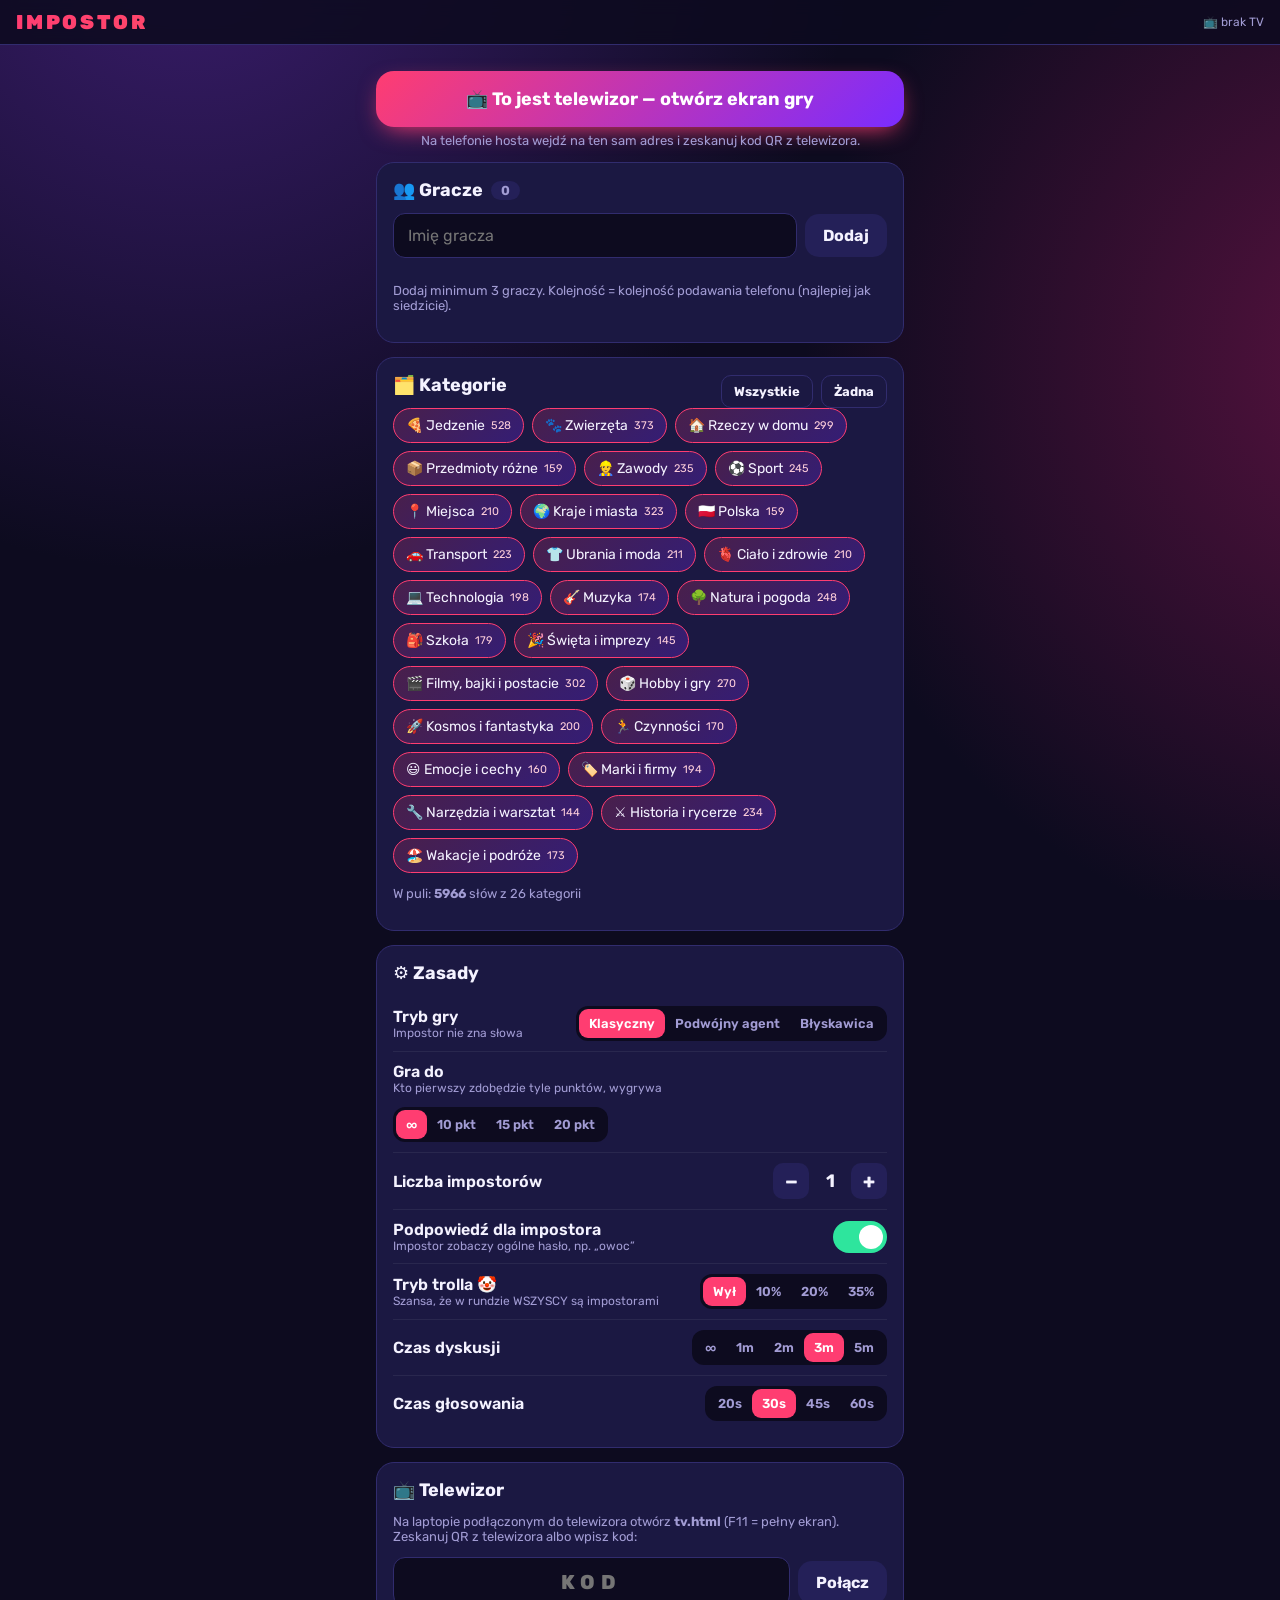
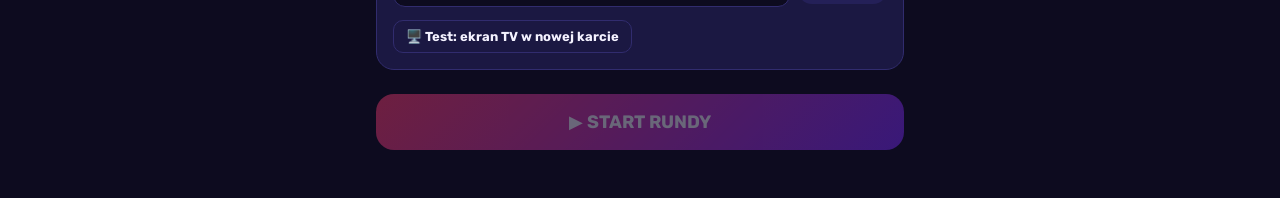
<file: index.html>
<!doctype html>
<html lang="pl">
<head>
<meta charset="utf-8">
<meta name="viewport" content="width=device-width, initial-scale=1, viewport-fit=cover, user-scalable=no">
<meta name="theme-color" content="#0d0b1f">
<title>Impostor – host</title>
<link rel="manifest" href="manifest.webmanifest">
<link rel="preconnect" href="https://fonts.googleapis.com">
<link rel="preconnect" href="https://fonts.gstatic.com" crossorigin>
<link href="https://fonts.googleapis.com/css2?family=Rubik:wght@400;600;800;900&display=swap" rel="stylesheet">
<link rel="stylesheet" href="css/host.css?v=202611011104">
</head>
<body>
<header class="top">
  <div class="logo">IMPOSTOR</div>
  <div class="tvstat" id="tvstat">📺 brak TV</div>
</header>
<main id="app"><div class="loading">Ładowanie słów…</div></main>
<script src="js/config.js?v=202611011104"></script>
<script src="js/host.js?v=202611011104"></script>
</body>
</html>
</file>
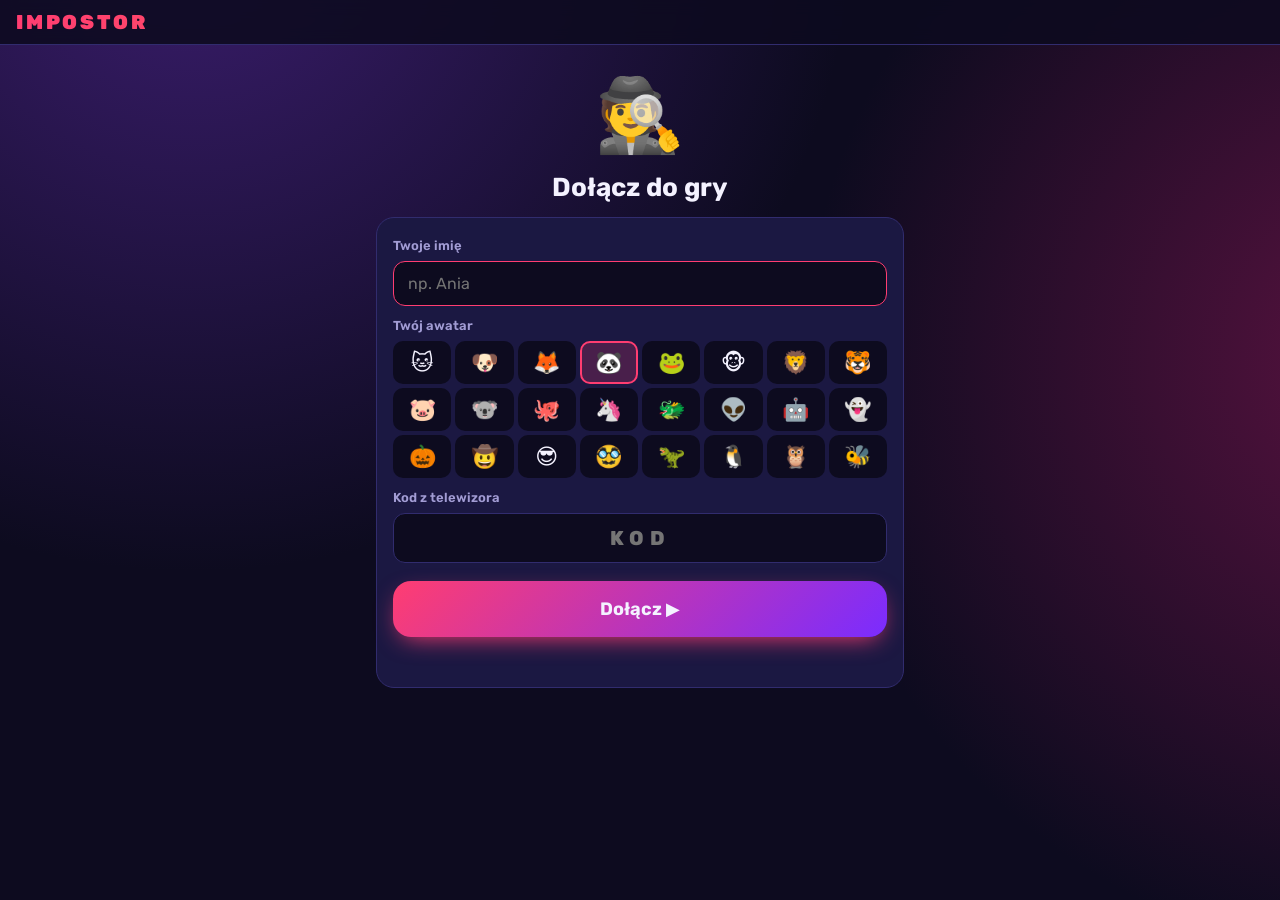
<file: play/index.html>
<!doctype html><meta charset="utf-8"><title>Impostor – dołącz</title>
<meta http-equiv="refresh" content="0; url=../play.html">
<script>location.replace('../play.html' + location.search);</script>
<a href="../play.html">Dołącz do gry</a>
</file>
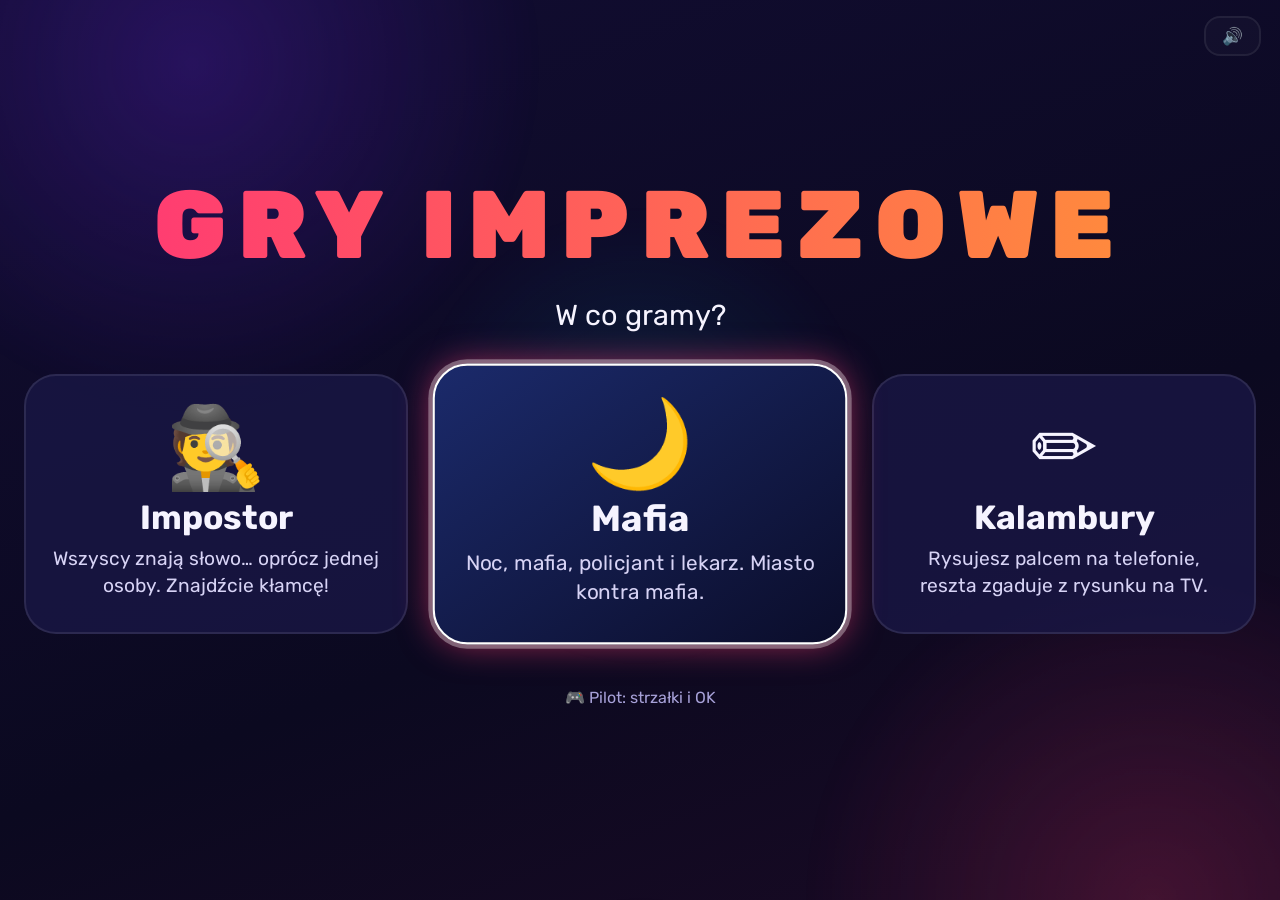
<file: tv/index.html>
<!doctype html><meta charset="utf-8"><title>Impostor – TV</title>
<meta http-equiv="refresh" content="0; url=../tv.html">
<script>location.replace('../tv.html');</script>
<a href="../tv.html">Otwórz ekran TV</a>
</file>
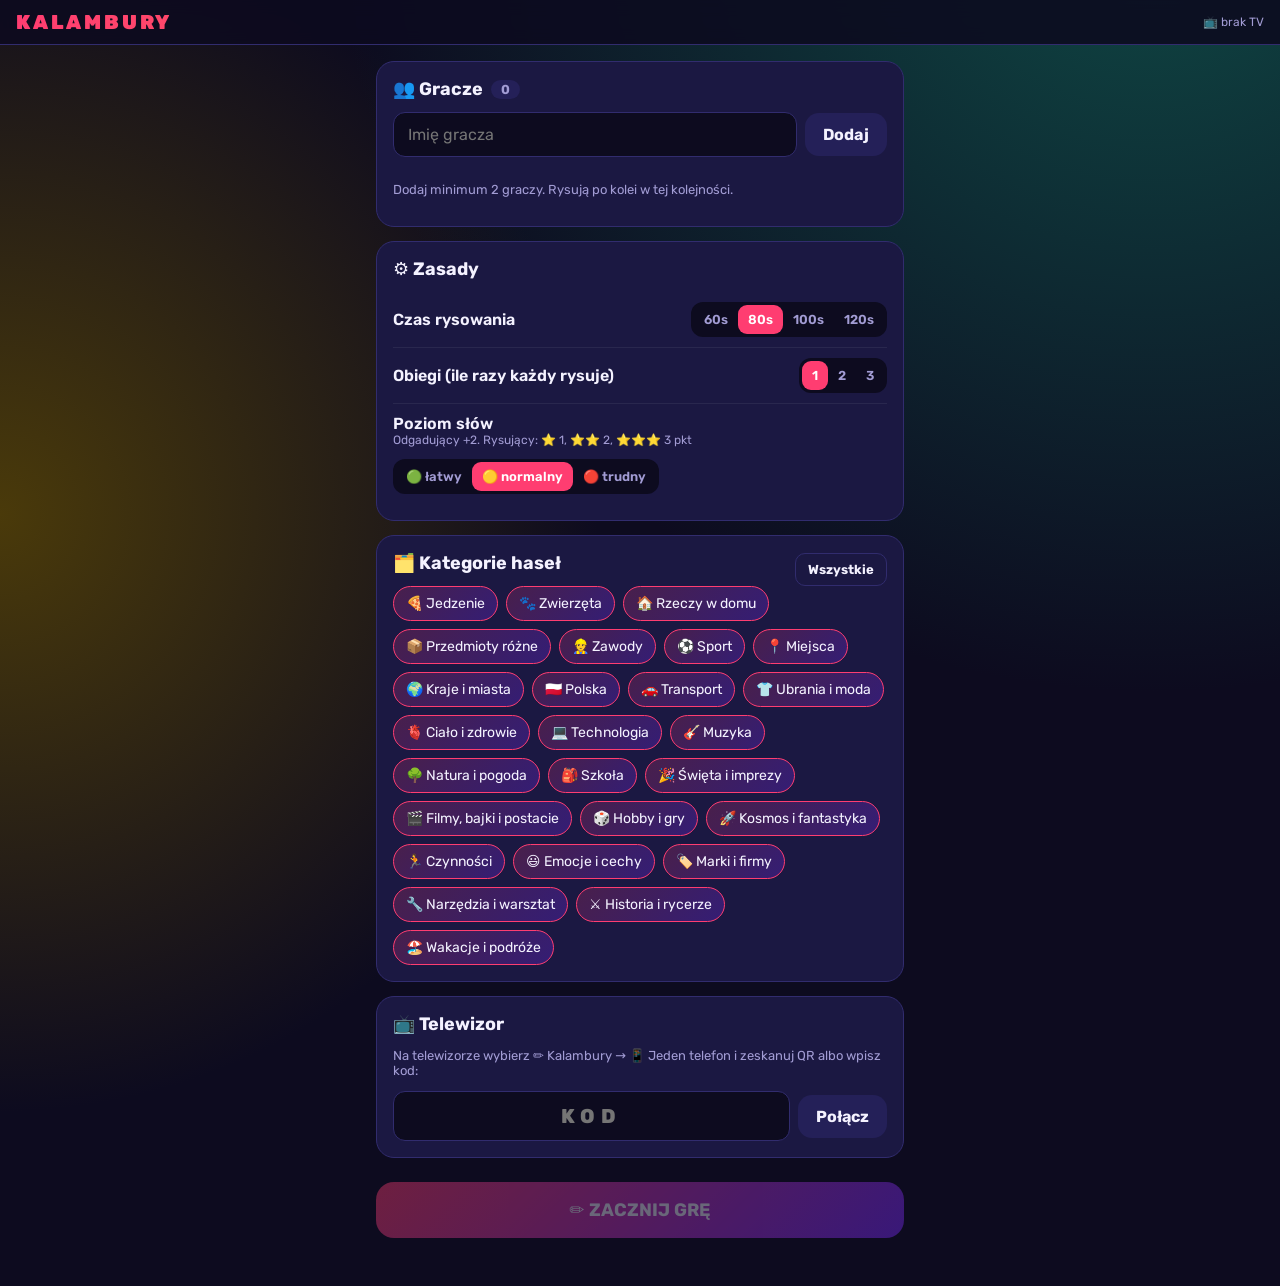
<file: draw.html>
<!doctype html>
<html lang="pl">
<head>
<meta charset="utf-8">
<meta name="viewport" content="width=device-width, initial-scale=1, viewport-fit=cover, user-scalable=no">
<meta name="theme-color" content="#0d0b1f">
<title>Kalambury – host</title>
<link rel="manifest" href="manifest.webmanifest">
<link rel="preconnect" href="https://fonts.googleapis.com">
<link rel="preconnect" href="https://fonts.gstatic.com" crossorigin>
<link href="https://fonts.googleapis.com/css2?family=Rubik:wght@400;600;800;900&display=swap" rel="stylesheet">
<link rel="stylesheet" href="css/host.css?v=202611011104">
</head>
<body class="draw-ui">
<header class="top">
  <div class="logo">KALAMBURY</div>
  <div class="tvstat" id="tvstat">📺 brak TV</div>
</header>
<main id="app"></main>
<script src="js/config.js?v=202611011104"></script>
<script src="js/tvlink.js?v=202611011104"></script>
<script src="js/draw-core.js?v=202611011104"></script>
<script src="js/draw-pad.js?v=202611011104"></script>
<script src="js/draw-engine.js?v=202611011104"></script>
<script src="js/draw-host.js?v=202611011104"></script>
</body>
</html>
</file>
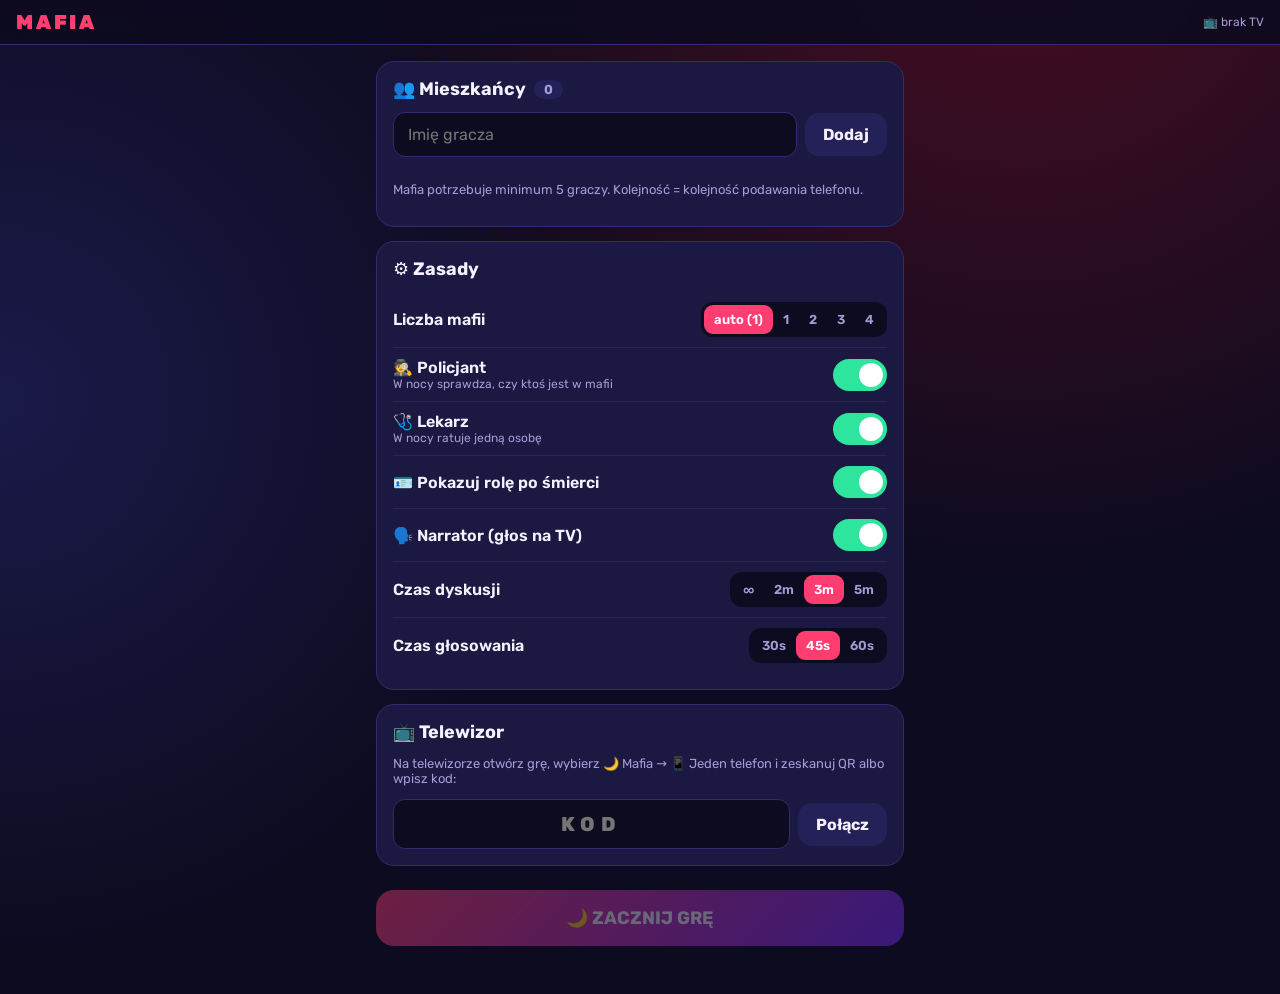
<file: mafia.html>
<!doctype html>
<html lang="pl">
<head>
<meta charset="utf-8">
<meta name="viewport" content="width=device-width, initial-scale=1, viewport-fit=cover, user-scalable=no">
<meta name="theme-color" content="#0d0b1f">
<title>Mafia – host</title>
<link rel="manifest" href="manifest.webmanifest">
<link rel="preconnect" href="https://fonts.googleapis.com">
<link rel="preconnect" href="https://fonts.gstatic.com" crossorigin>
<link href="https://fonts.googleapis.com/css2?family=Rubik:wght@400;600;800;900&display=swap" rel="stylesheet">
<link rel="stylesheet" href="css/host.css?v=202611011104">
</head>
<body class="mafia-ui">
<header class="top">
  <div class="logo">MAFIA</div>
  <div class="tvstat" id="tvstat">📺 brak TV</div>
</header>
<main id="app"></main>
<script src="js/config.js?v=202611011104"></script>
<script src="js/tvlink.js?v=202611011104"></script>
<script src="js/mafia-core.js?v=202611011104"></script>
<script src="js/mafia-engine.js?v=202611011104"></script>
<script src="js/mafia-host.js?v=202611011104"></script>
</body>
</html>
</file>
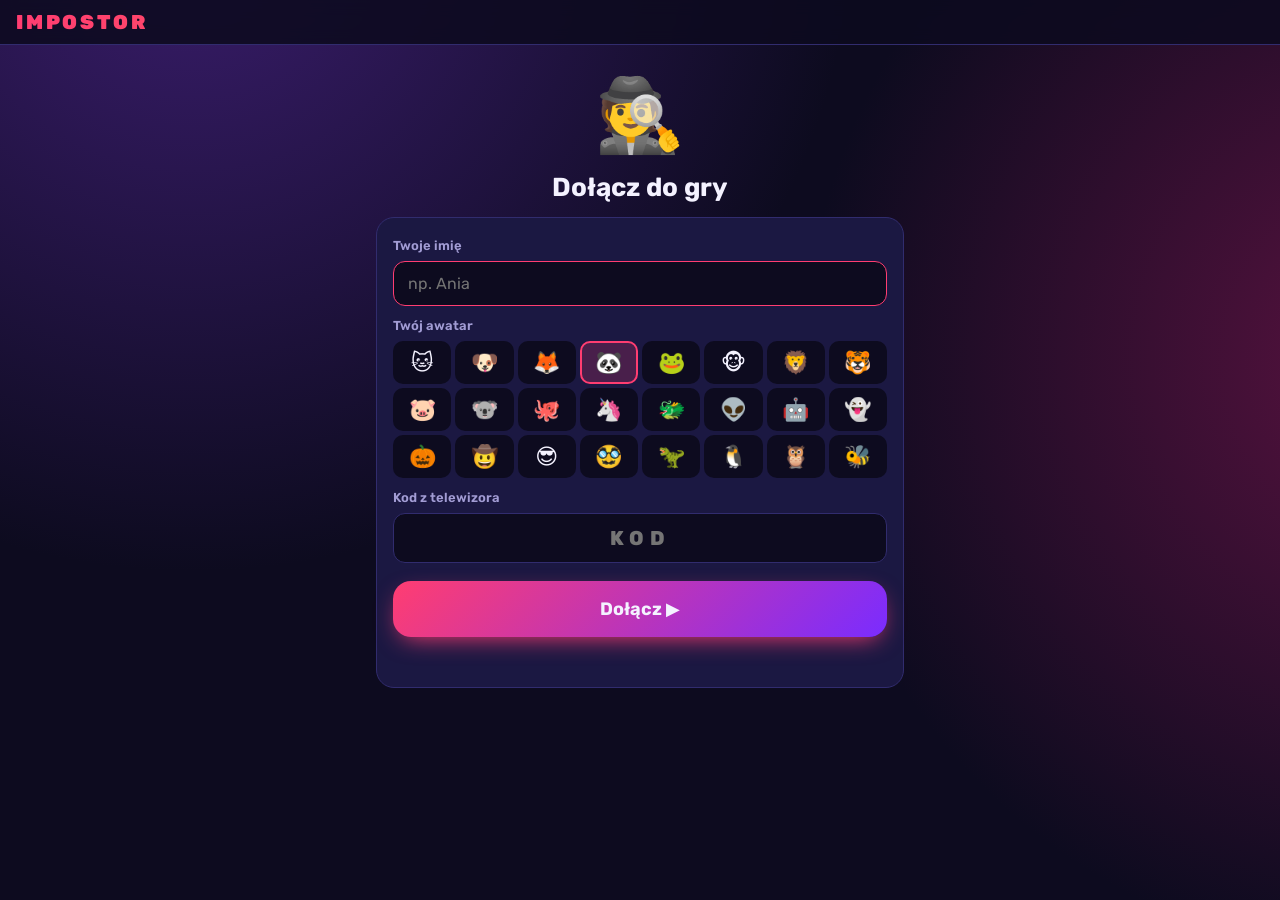
<file: play.html>
<!doctype html>
<html lang="pl">
<head>
<meta charset="utf-8">
<meta name="viewport" content="width=device-width, initial-scale=1, viewport-fit=cover, user-scalable=no">
<meta name="theme-color" content="#0d0b1f">
<title>Impostor – gracz</title>
<link rel="manifest" href="manifest.webmanifest">
<link rel="preconnect" href="https://fonts.googleapis.com">
<link rel="preconnect" href="https://fonts.gstatic.com" crossorigin>
<link href="https://fonts.googleapis.com/css2?family=Rubik:wght@400;600;800;900&display=swap" rel="stylesheet">
<link rel="stylesheet" href="css/host.css?v=202611011104">
</head>
<body class="player">
<header class="top">
  <div class="logo">IMPOSTOR</div>
  <div class="tvstat" id="tvstat"></div>
</header>
<main id="app"></main>
<script src="js/config.js?v=202611011104"></script>
<script src="js/mafia-core.js?v=202611011104"></script>
<script src="js/player-mafia.js?v=202611011104"></script>
<script src="js/draw-pad.js?v=202611011104"></script>
<script src="js/player-draw.js?v=202611011104"></script>
<script src="js/player.js?v=202611011104"></script>
</body>
</html>
</file>
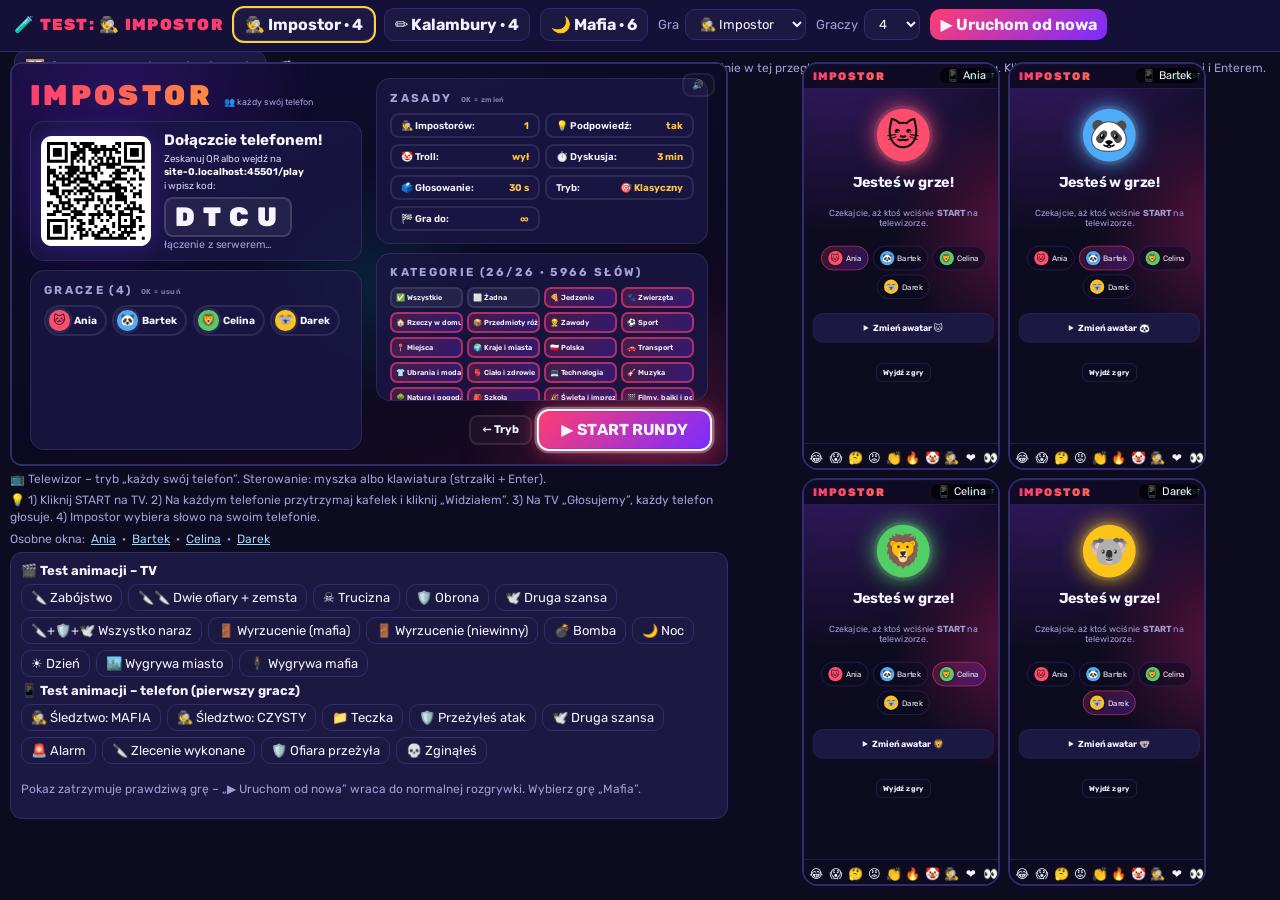
<file: test.html>
<!doctype html>
<html lang="pl">
<head>
<meta charset="utf-8">
<meta name="viewport" content="width=device-width, initial-scale=1">
<title>Tryb testowy – TV + gracze</title>
<link rel="preconnect" href="https://fonts.googleapis.com">
<link rel="preconnect" href="https://fonts.gstatic.com" crossorigin>
<link href="https://fonts.googleapis.com/css2?family=Rubik:wght@400;600;800;900&display=swap" rel="stylesheet">
<style>
  :root{--bg:#0d0b1f;--panel:#1b1842;--line:#312c6e;--txt:#f4f2ff;--mut:#a29cd4;--pri:#ff3d71}
  *{box-sizing:border-box}
  html,body{margin:0;height:100%;background:var(--bg);color:var(--txt);font-family:Rubik,system-ui,sans-serif;overflow:hidden}
  .bar{display:flex;align-items:center;gap:10px;flex-wrap:wrap;padding:8px 14px;background:#141038;border-bottom:1px solid var(--line);height:52px}
  .bar b{font-weight:900;letter-spacing:.08em;color:var(--pri)}
  .bar label{font-size:13px;color:var(--mut);display:flex;align-items:center;gap:6px}
  select,button{font:inherit;color:var(--txt);background:var(--panel);border:1px solid var(--line);border-radius:10px;padding:6px 10px;cursor:pointer}
  button.pri{background:linear-gradient(135deg,#ff3d71,#7a2cff);border:0;font-weight:700}
  .quick{font-weight:700}.quick.on{outline:2px solid #ffd43b}
  .tip{color:#ffd98a;font-size:13px;line-height:1.4}
  .hint{font-size:12px;color:var(--mut);margin-left:auto}
  .main{display:flex;gap:10px;padding:10px;height:calc(100% - 52px)}
  .tvbox{flex:1.35;min-width:0;display:flex;flex-direction:column;gap:6px}
  .tvwrap{position:relative;width:100%;aspect-ratio:16/9;max-height:100%;border-radius:12px;overflow:hidden;border:2px solid var(--line);background:#000}
  .tvwrap iframe{position:absolute;inset:0;width:100%;height:100%;border:0}
  .cap{font-size:12px;color:var(--mut)}
  .links{font-size:12px;color:var(--mut);display:flex;flex-wrap:wrap;gap:6px}
  .links a{color:#9fd0ff}
  .phones{flex:1;min-width:0;position:relative;overflow:auto}
  .grid{display:grid;gap:8px;justify-content:center;align-content:start}
  .ph{position:relative;border-radius:16px;overflow:hidden;border:2px solid var(--line);background:#000}
  .ph iframe{position:absolute;left:0;top:0;width:360px;height:740px;border:0;transform-origin:0 0}
  .tvbox{overflow:auto}
  .anim{background:var(--panel);border:1px solid var(--line);border-radius:12px;padding:10px;display:flex;flex-direction:column;gap:6px}
  .anim b{font-size:13px}
  .abtns{display:flex;flex-wrap:wrap;gap:6px}
  .abtns button{font-size:13px;padding:5px 9px}
  .ph span{position:absolute;right:6px;top:4px;font-size:11px;background:#000a;padding:1px 6px;border-radius:6px;z-index:2;pointer-events:none}
</style>
</head>
<body>
<div class="bar">
  <b>🧪 TEST: <span id="gname"></span></b>
  <button class="quick" data-g="impostor" data-n="4">🕵️ Impostor · 4</button>
  <button class="quick" data-g="draw" data-n="4">✏️ Kalambury · 4</button>
  <button class="quick" data-g="mafia" data-n="6">🌙 Mafia · 6</button>
  <label>Gra <select id="game"><option value="mafia">🌙 Mafia</option><option value="impostor">🕵️ Impostor</option><option value="draw">✏️ Kalambury</option></select></label>
  <label>Graczy <select id="count"></select></label>
  <button class="pri" id="go">▶ Uruchom od nowa</button>
  <button id="pop">🪟 Gracze w osobnych oknach</button>
  <a href="testanim.html" style="color:#9fd0ff;font-size:13px">🎬 Osobny test animacji</a>
  <span class="hint">Wszystko działa lokalnie w tej przeglądarce – bez internetu i bez kodu. Kliknij TV, żeby sterować strzałkami i Enterem.</span>
</div>
<div class="main">
  <div class="tvbox">
    <div class="tvwrap"><iframe id="tv" title="Telewizor"></iframe></div>
    <div class="cap">📺 Telewizor – tryb „każdy swój telefon”. Sterowanie: myszka albo klawiatura (strzałki + Enter).</div>
    <div class="cap tip" id="tip"></div>
    <div class="links" id="links"></div>
    <div class="anim">
      <b>🎬 Test animacji – TV</b>
      <div class="abtns">
        <button data-tv="kill">🔪 Zabójstwo</button><button data-tv="kill2">🔪🔪 Dwie ofiary + zemsta</button><button data-tv="poison">☠️ Trucizna</button>
        <button data-tv="save">🛡️ Obrona</button><button data-tv="dove">🕊️ Druga szansa</button><button data-tv="killsave">🔪+🛡️+🕊️ Wszystko naraz</button>
        <button data-tv="eject">🚪 Wyrzucenie (mafia)</button><button data-tv="eject2">🚪 Wyrzucenie (niewinny)</button><button data-tv="bomb">💣 Bomba</button>
        <button data-tv="night">🌙 Noc</button><button data-tv="day">☀️ Dzień</button><button data-tv="townwin">🏙️ Wygrywa miasto</button><button data-tv="mafiawin">🕴️ Wygrywa mafia</button>
      </div>
      <b>📱 Test animacji – telefon (pierwszy gracz)</b>
      <div class="abtns">
        <button data-ph="check-m">🕵️ Śledztwo: MAFIA</button><button data-ph="check-c">🕵️ Śledztwo: CZYSTY</button><button data-ph="role">📁 Teczka</button>
        <button data-ph="shield">🛡️ Przeżyłeś atak</button><button data-ph="dove">🕊️ Druga szansa</button><button data-ph="alarm">🚨 Alarm</button>
        <button data-ph="hit-ok">🔪 Zlecenie wykonane</button><button data-ph="hit-no">🛡️ Ofiara przeżyła</button><button data-ph="dead">💀 Zginąłeś</button>
      </div>
      <p class="cap">Pokaz zatrzymuje prawdziwą grę – „▶ Uruchom od nowa” wraca do normalnej rozgrywki. Wybierz grę „Mafia”.</p>
    </div>
  </div>
  <div class="phones"><div class="grid" id="grid"></div></div>
</div>
<script>
(() => {
  const NAMES = ['Ania', 'Bartek', 'Celina', 'Darek', 'Ewa', 'Franek', 'Gosia', 'Henio', 'Iza', 'Jacek', 'Kasia', 'Leon'];
  const q = new URLSearchParams(location.search);
  const $ = id => document.getElementById(id);
  const cnt = $('count');
  for (let i = 3; i <= 12; i++) cnt.insertAdjacentHTML('beforeend', `<option value="${i}">${i}</option>`);
  $('game').value = ['impostor', 'draw', 'mafia'].includes(q.get('game')) ? q.get('game') : 'impostor';
  cnt.value = String(Math.min(12, Math.max(3, Number(q.get('n')) || 4)));
  const playerUrl = (i, r) => `play.html?local=1&auto=1&tv=TEST&slot=${r}${i}&name=${encodeURIComponent(NAMES[i])}&emoji=${(i * 3) % 24}`;

  function start() {
    const game = $('game').value, n = Number(cnt.value), r = Date.now().toString(36).slice(-3);
    history.replaceState(null, '', `?game=${game}&n=${n}`);
    const G = { impostor: ['🕵️ IMPOSTOR', '1) Kliknij START na TV. 2) Na każdym telefonie przytrzymaj kafelek i kliknij „Widziałem”. 3) Na TV „Głosujemy”, każdy telefon głosuje. 4) Impostor wybiera słowo na swoim telefonie.'],
      draw: ['✏️ KALAMBURY', '1) Kliknij START na TV. 2) Na telefonie rysującego (Ania) wybierz hasło i rysuj myszką – rysunek pojawia się na TV. 3) Pod płótnem kliknij, kto zgadł (albo „Nikt nie zgadł”). 4) Kolejna osoba rysuje.'],
      mafia: ['🌙 MAFIA', '1) Kliknij START na TV. 2) Każdy telefon: przytrzymaj kafelek z rolą i „Znam swoją rolę”. 3) W nocy każdy klika osobę. 4) Rano dyskusja i głosowanie na telefonach.'] }[game];
    $('gname').textContent = G[0]; $('tip').textContent = '💡 ' + G[1];
    document.querySelectorAll('.quick').forEach(b => b.classList.toggle('on', b.dataset.g === game && b.dataset.n === String(n)));
    document.title = 'Test – ' + G[0];
    $('tv').src = `tv.html?game=${game}&mode=multi&t=${r}`; // tv.html ładuje skrypty z ?v=wersja
    const grid = $('grid');
    grid.innerHTML = '';
    // gracze dołączają po chwili, gdy telewizor już działa
    setTimeout(() => {
      for (let i = 0; i < n; i++) {
        grid.insertAdjacentHTML('beforeend', `<div class="ph"><iframe title="${NAMES[i]}" src="${playerUrl(i, r)}"></iframe><span>📱 ${NAMES[i]}</span></div>`);
      }
      layout();
    }, 1200);
    $('links').innerHTML = 'Osobne okna: ' + Array.from({ length: n }, (_, i) => `<a href="${playerUrl(i, r + 'w')}" target="_blank" onclick="document.getElementById('grid').innerHTML=''">${NAMES[i]}</a>`).join(' · ');
  }
  // dopasuj skalę telefonów do wolnego miejsca
  function layout() {
    const box = document.querySelector('.phones'), phones = [...document.querySelectorAll('.ph')];
    if (!phones.length) return;
    const W = box.clientWidth - 4, H = box.clientHeight - 4, n = phones.length;
    let best = { s: 0, cols: 1 };
    for (let cols = 1; cols <= n; cols++) {
      const rows = Math.ceil(n / cols);
      const s = Math.min((W - (cols - 1) * 8) / cols / 360, (H - (rows - 1) * 8) / rows / 740);
      if (s > best.s) best = { s, cols };
    }
    const s = Math.max(0.3, best.s);
    $('grid').style.gridTemplateColumns = `repeat(${best.cols}, ${Math.floor(360 * s)}px)`;
    phones.forEach(p => { p.style.width = Math.floor(360 * s) + 'px'; p.style.height = Math.floor(740 * s) + 'px'; p.querySelector('iframe').style.transform = `scale(${s})`; });
  }
  window.addEventListener('resize', layout);
  $('go').onclick = start;
  document.querySelectorAll('.quick').forEach(b => b.onclick = () => { $('game').value = b.dataset.g; cnt.value = b.dataset.n; start(); });
  $('pop').onclick = () => {
    const n = Number(cnt.value), r = Date.now().toString(36).slice(-3) + 'w';
    $('grid').innerHTML = '<p class="cap">Gracze są w osobnych oknach 🪟</p>'; // żeby nikt nie grał podwójnie
    let blocked = 0;
    for (let i = 0; i < n; i++) {
      const w = window.open(playerUrl(i, r), 'gracz' + i, `width=380,height=780,left=${40 + i * 60},top=${40 + i * 30}`);
      if (!w) blocked++;
    }
    if (blocked) alert('Przeglądarka zablokowała część okien. Zezwól na wyskakujące okienka dla tej strony albo użyj linków pod telewizorem.');
  };
  // ---------- pokaz animacji ----------
  const tvWin = () => $('tv').contentWindow;
  document.querySelectorAll('[data-tv]').forEach(b => b.onclick = () => {
    if ($('game').value !== 'mafia') { $('game').value = 'mafia'; start(); return setTimeout(() => b.click(), 2500); }
    const w = tvWin();
    if (!w || !w.TV) return alert('Telewizor jeszcze się ładuje – spróbuj za sekundę.');
    if (!w.TV.demo) return alert('Przeglądarka ma w pamięci starą wersję gry. Odśwież stronę: Ctrl+Shift+R (albo Ctrl+F5).');
    w.TV.demo(b.dataset.tv); try { w.focus(); } catch (e) {}
  });
  const PL = ['Ania', 'Bartek', 'Celina', 'Darek', 'Ewa', 'Franek'].map((n, i) => ({ id: 'd' + i, name: n, color: ['#ff4d6d', '#4dabf7', '#51cf66', '#fcc419', '#cc5de8', '#ff922b'][i], emoji: ['🐱', '🦊', '🐸', '🦁', '🐷', '🐙'][i], score: 0, delta: 0, online: true, alive: true }));
  document.querySelectorAll('[data-ph]').forEach(b => b.onclick = () => {
    const w = tvWin(); if (w && w.MafiaGame && w.MafiaGame.active) w.MafiaGame.deactivate();
    const f = document.querySelector('.ph iframe');
    if (!f) return alert('Poczekaj, aż telefony się załadują.');
    if (!f.contentWindow.__playerDemo) return alert('Przeglądarka ma w pamięci starą wersję gry. Odśwież stronę: Ctrl+Shift+R (albo Ctrl+F5).');
    const k = b.dataset.ph, dead = k === 'dead';
    const fx = { 'check-m': { k: 'check', t: 'd3', m: true, src: '🕵️ Śledztwo' }, 'check-c': { k: 'check', t: 'd2', m: false, src: '🔍 Lupa' }, role: { k: 'role', t: 'd4', r: 'doctor', src: '📁 Teczka' },
      shield: { k: 'shield' }, dove: { k: 'dove' }, alarm: { k: 'alarm', t: 'd5' }, 'hit-ok': { k: 'hit', t: 'd1', ok: true }, 'hit-no': { k: 'hit', t: 'd1', ok: false }, dead: { k: 'dead' } }[k];
    const me = Object.assign({}, PL[0], { alive: !dead });
    f.contentWindow.__playerDemo({ type: 'p', game: 'mafia', phase: 'morning', me, players: PL.map(p => p.id === 'd0' ? me : p), inRound: true, alive: !dead,
      role: k.startsWith('hit') ? 'mafia' : 'cop', mates: [], day: Date.now(), morning: { day: 2, victims: dead ? [{ id: 'd0', role: 'cop' }] : [] }, fx: [fx], priv: [], feed: [], dead: {} });
  });
  start();
})();
</script>
</body>
</html>
</file>
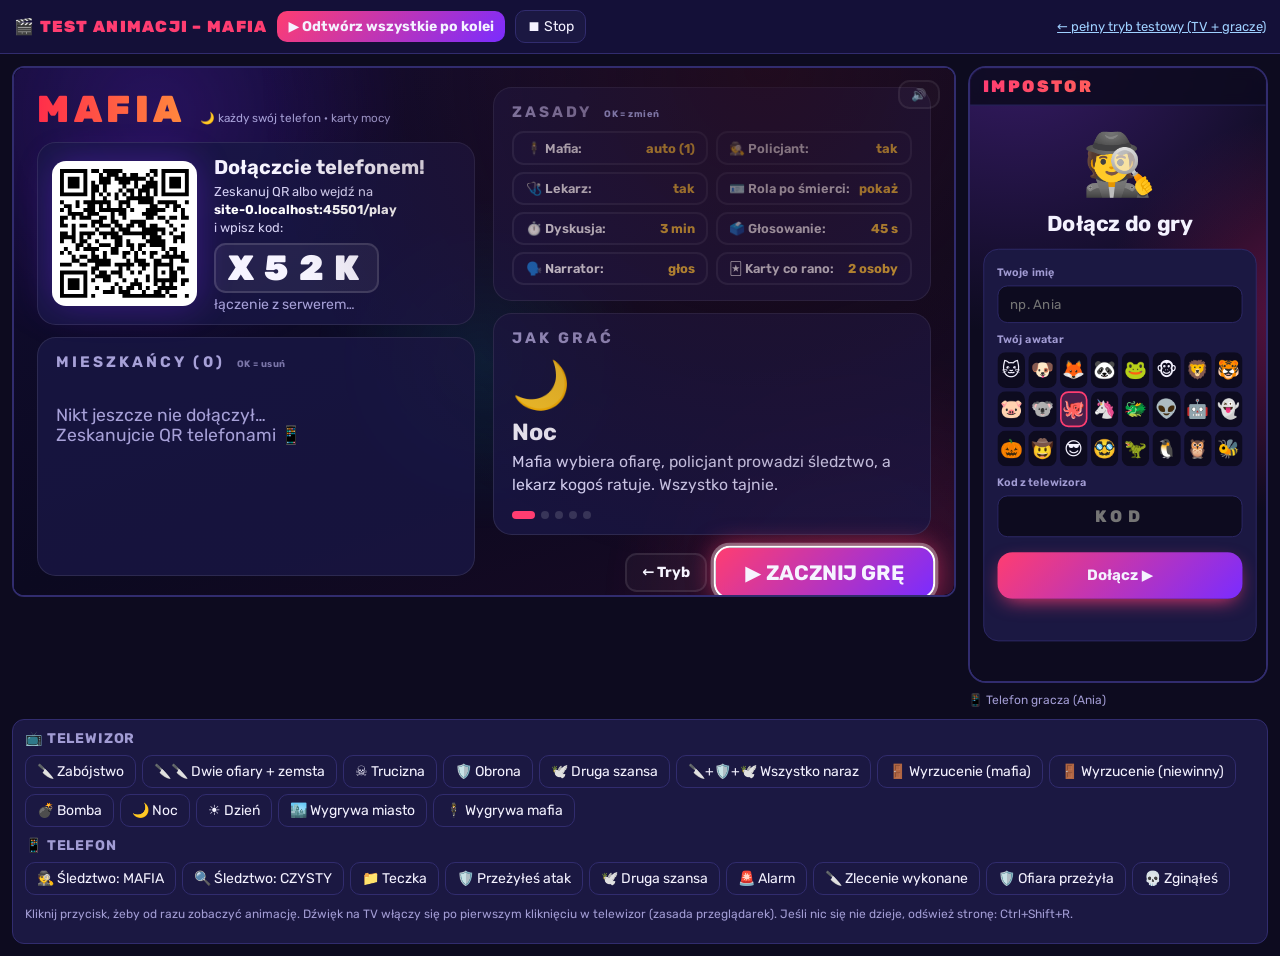
<file: testanim.html>
<!doctype html>
<html lang="pl">
<head>
<meta charset="utf-8">
<meta name="viewport" content="width=device-width, initial-scale=1">
<title>Test animacji</title>
<link rel="preconnect" href="https://fonts.googleapis.com">
<link rel="preconnect" href="https://fonts.gstatic.com" crossorigin>
<link href="https://fonts.googleapis.com/css2?family=Rubik:wght@400;600;800;900&display=swap" rel="stylesheet">
<style>
  :root{--bg:#0d0b1f;--panel:#1b1842;--line:#312c6e;--txt:#f4f2ff;--mut:#a29cd4;--pri:#ff3d71}
  *{box-sizing:border-box}
  html,body{margin:0;min-height:100%;background:var(--bg);color:var(--txt);font-family:Rubik,system-ui,sans-serif}
  .bar{display:flex;align-items:center;gap:10px;flex-wrap:wrap;padding:10px 14px;background:#141038;border-bottom:1px solid var(--line)}
  .bar b{font-weight:900;letter-spacing:.08em;color:var(--pri)}
  .bar a{color:#9fd0ff;font-size:13px;margin-left:auto}
  button{font:inherit;color:var(--txt);background:var(--panel);border:1px solid var(--line);border-radius:10px;padding:7px 11px;cursor:pointer;font-size:14px}
  button:hover{border-color:#fff}
  button.pri{background:linear-gradient(135deg,#ff3d71,#7a2cff);border:0;font-weight:700}
  button.on{outline:2px solid #ffd43b}
  .main{display:flex;gap:12px;padding:12px;align-items:flex-start;flex-wrap:wrap}
  .tvwrap{position:relative;flex:1 1 640px;aspect-ratio:16/9;border-radius:12px;overflow:hidden;border:2px solid var(--line);background:#000}
  .tvwrap iframe{position:absolute;inset:0;width:100%;height:100%;border:0}
  .side{flex:0 0 300px;display:flex;flex-direction:column;gap:10px}
  .ph{position:relative;width:300px;height:617px;border-radius:18px;overflow:hidden;border:2px solid var(--line);background:#000}
  .ph iframe{position:absolute;left:0;top:0;width:360px;height:740px;border:0;transform:scale(.8333);transform-origin:0 0}
  .panel{background:var(--panel);border:1px solid var(--line);border-radius:12px;padding:10px 12px;margin:0 12px 12px}
  .panel h3{margin:0 0 8px;font-size:14px;color:var(--mut);letter-spacing:.06em}
  .btns{display:flex;flex-wrap:wrap;gap:6px;margin-bottom:10px}
  .cap{font-size:12px;color:var(--mut)}
</style>
</head>
<body>
<div class="bar">
  <b>🎬 TEST ANIMACJI – MAFIA</b>
  <button class="pri" id="all">▶ Odtwórz wszystkie po kolei</button>
  <button id="stop">⏹ Stop</button>
  <span class="cap" id="now"></span>
  <a href="test.html">← pełny tryb testowy (TV + gracze)</a>
</div>
<div class="main">
  <div class="tvwrap"><iframe id="tv" title="Telewizor"></iframe></div>
  <div class="side"><div class="ph"><iframe id="ph" title="Telefon"></iframe></div><div class="cap">📱 Telefon gracza (Ania)</div></div>
</div>
<div class="panel">
  <h3>📺 TELEWIZOR</h3>
  <div class="btns" id="tvb">
    <button data-tv="kill">🔪 Zabójstwo</button><button data-tv="kill2">🔪🔪 Dwie ofiary + zemsta</button><button data-tv="poison">☠️ Trucizna</button>
    <button data-tv="save">🛡️ Obrona</button><button data-tv="dove">🕊️ Druga szansa</button><button data-tv="killsave">🔪+🛡️+🕊️ Wszystko naraz</button>
    <button data-tv="eject">🚪 Wyrzucenie (mafia)</button><button data-tv="eject2">🚪 Wyrzucenie (niewinny)</button><button data-tv="bomb">💣 Bomba</button>
    <button data-tv="night">🌙 Noc</button><button data-tv="day">☀️ Dzień</button><button data-tv="townwin">🏙️ Wygrywa miasto</button><button data-tv="mafiawin">🕴️ Wygrywa mafia</button>
  </div>
  <h3>📱 TELEFON</h3>
  <div class="btns" id="phb">
    <button data-ph="check-m">🕵️ Śledztwo: MAFIA</button><button data-ph="check-c">🔍 Śledztwo: CZYSTY</button><button data-ph="role">📁 Teczka</button>
    <button data-ph="shield">🛡️ Przeżyłeś atak</button><button data-ph="dove">🕊️ Druga szansa</button><button data-ph="alarm">🚨 Alarm</button>
    <button data-ph="hit-ok">🔪 Zlecenie wykonane</button><button data-ph="hit-no">🛡️ Ofiara przeżyła</button><button data-ph="dead">💀 Zginąłeś</button>
  </div>
  <p class="cap">Kliknij przycisk, żeby od razu zobaczyć animację. Dźwięk na TV włączy się po pierwszym kliknięciu w telewizor (zasada przeglądarek). Jeśli nic się nie dzieje, odśwież stronę: Ctrl+Shift+R.</p>
</div>
<script>
(() => {
  const $ = id => document.getElementById(id);
  const v = Date.now().toString(36);
  $('tv').src = `tv.html?game=mafia&mode=multi&anim=${v}`;
  $('ph').src = `play.html?local=1&slot=anim&anim=${v}`;
  const TVD = { kill: 5, kill2: 8, poison: 5, save: 4.5, dove: 4.5, killsave: 9, eject: 6.5, eject2: 6.5, bomb: 8, night: 5, day: 5, townwin: 5, mafiawin: 5 };
  const PHD = { 'check-m': 3.5, 'check-c': 3.5, role: 3.5, shield: 3, dove: 3, alarm: 3, 'hit-ok': 3, 'hit-no': 3, dead: 4.5 };
  const PL = ['Ania', 'Bartek', 'Celina', 'Darek', 'Ewa', 'Franek'].map((n, i) => ({ id: 'd' + i, name: n, color: ['#ff4d6d', '#4dabf7', '#51cf66', '#fcc419', '#cc5de8', '#ff922b'][i], emoji: ['🐱', '🦊', '🐸', '🦁', '🐷', '🐙'][i], score: 0, delta: 0, online: true, alive: true }));
  const mark = b => { document.querySelectorAll('button.on').forEach(x => x.classList.remove('on')); if (b) b.classList.add('on'); $('now').textContent = b ? 'Teraz: ' + b.textContent : ''; };
  function tvDemo(k) {
    const w = $('tv').contentWindow;
    if (!w || !w.TV) { alert('Telewizor jeszcze się ładuje – spróbuj za sekundę.'); return false; }
    if (!w.TV.demo) { alert('Przeglądarka ma w pamięci starą wersję gry. Odśwież stronę: Ctrl+Shift+R (albo Ctrl+F5).'); return false; }
    w.TV.demo(k); return true;
  }
  function phDemo(k) {
    const w = $('ph').contentWindow;
    if (!w || !w.__playerDemo) { alert('Telefon jeszcze się ładuje albo przeglądarka ma starą wersję (Ctrl+Shift+R).'); return false; }
    const dead = k === 'dead';
    const fx = { 'check-m': { k: 'check', t: 'd3', m: true, src: '🕵️ Śledztwo' }, 'check-c': { k: 'check', t: 'd2', m: false, src: '🔍 Lupa' }, role: { k: 'role', t: 'd4', r: 'doctor', src: '📁 Teczka' },
      shield: { k: 'shield' }, dove: { k: 'dove' }, alarm: { k: 'alarm', t: 'd5' }, 'hit-ok': { k: 'hit', t: 'd1', ok: true }, 'hit-no': { k: 'hit', t: 'd1', ok: false }, dead: { k: 'dead' } }[k];
    const me = Object.assign({}, PL[0], { alive: !dead });
    w.__playerDemo({ type: 'p', game: 'mafia', phase: 'morning', me, players: PL.map(p => p.id === 'd0' ? me : p), inRound: true, alive: !dead,
      role: k.startsWith('hit') ? 'mafia' : 'cop', mates: [], day: Date.now(), morning: { day: 2, victims: dead ? [{ id: 'd0', role: 'cop' }] : [] }, fx: [fx], priv: [], feed: [], dead: {} });
    return true;
  }
  document.querySelectorAll('[data-tv]').forEach(b => b.onclick = () => { stopAll(); if (tvDemo(b.dataset.tv)) mark(b); });
  document.querySelectorAll('[data-ph]').forEach(b => b.onclick = () => { stopAll(); if (phDemo(b.dataset.ph)) mark(b); });
  // wszystkie po kolei
  let timer = null;
  function stopAll() { clearTimeout(timer); timer = null; mark(null); }
  $('stop').onclick = stopAll;
  $('all').onclick = () => {
    stopAll();
    const seq = [...document.querySelectorAll('[data-tv],[data-ph]')];
    let i = 0;
    const next = () => {
      if (i >= seq.length) { mark(null); $('now').textContent = '✔ Koniec pokazu'; return; }
      const b = seq[i++], tv = !!b.dataset.tv;
      const ok = tv ? tvDemo(b.dataset.tv) : phDemo(b.dataset.ph);
      if (!ok) return;
      mark(b);
      timer = setTimeout(next, ((tv ? TVD[b.dataset.tv] : PHD[b.dataset.ph]) || 4) * 1000);
    };
    next();
  };
})();
</script>
</body>
</html>
</file>
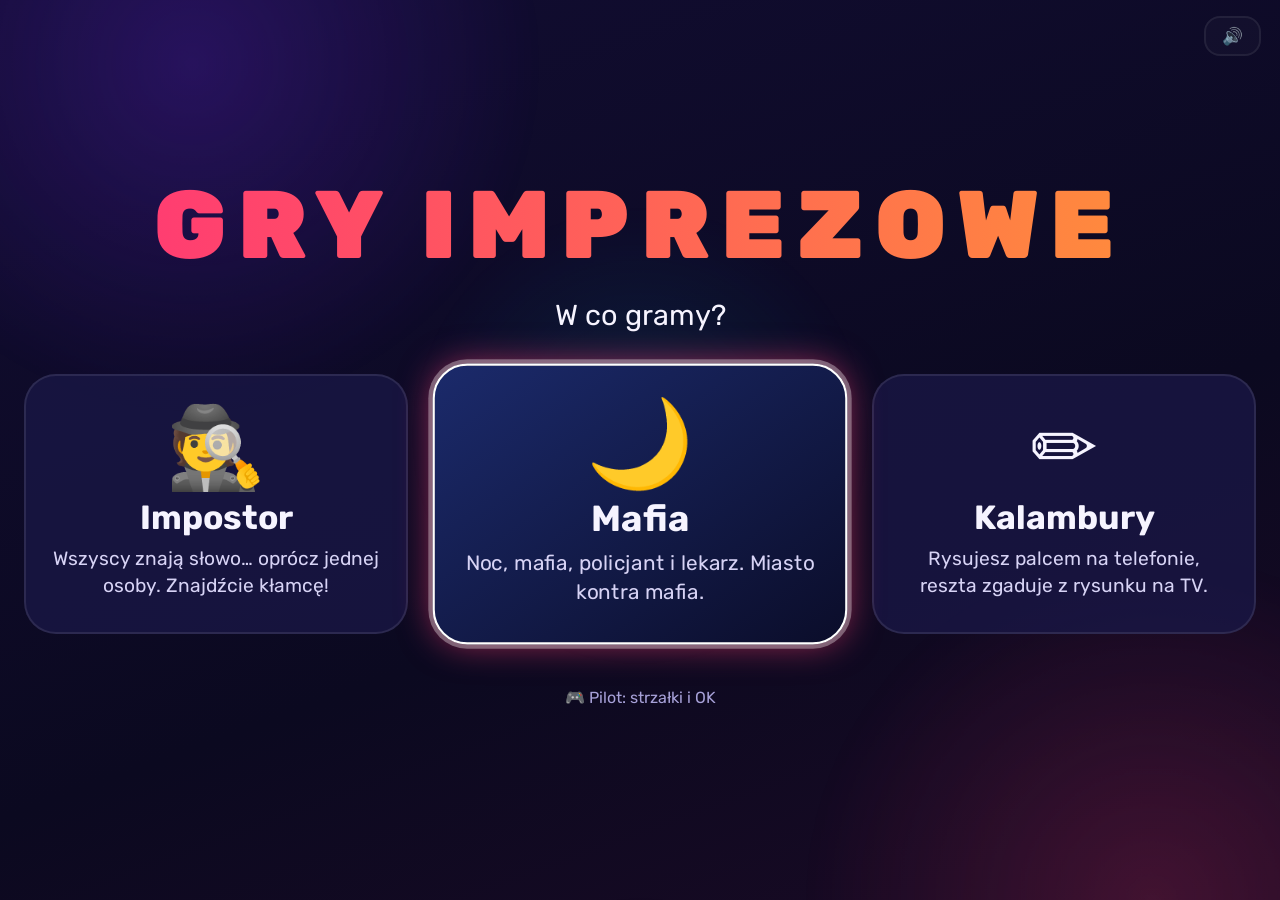
<file: tv.html>
<!doctype html>
<html lang="pl">
<head>
<meta charset="utf-8">
<meta name="viewport" content="width=device-width, initial-scale=1">
<title>Impostor – TV</title>
<link rel="preconnect" href="https://fonts.googleapis.com">
<link rel="preconnect" href="https://fonts.gstatic.com" crossorigin>
<link href="https://fonts.googleapis.com/css2?family=Rubik:wght@400;600;800;900&display=swap" rel="stylesheet">
<link rel="stylesheet" href="css/tv.css?v=202611011104">
</head>
<body>
<div class="bg"><i></i><i></i><i></i></div>
<div id="stage"></div>
<script src="js/config.js?v=202611011104"></script>
<script src="js/vendor/qrcode.js?v=202611011104"></script>
<script src="js/vendor/peerjs.min.js?v=202611011104"></script>
<script src="js/sound.js?v=202611011104"></script>
<script src="js/tv.js?v=202611011104"></script>
<script src="js/tvgame.js?v=202611011104"></script>
<script src="js/narrator.js?v=202611011104"></script>
<script src="js/mafia-core.js?v=202611011104"></script>
<script src="js/mafia-cards.js?v=202611011104"></script>
<script src="js/mafia-engine.js?v=202611011104"></script>
<script src="js/mafiagame.js?v=202611011104"></script>
<script src="js/tv-mafia.js?v=202611011104"></script>
<script src="js/draw-core.js?v=202611011104"></script>
<script src="js/draw-pad.js?v=202611011104"></script>
<script src="js/draw-engine.js?v=202611011104"></script>
<script src="js/drawgame.js?v=202611011104"></script>
<script src="js/tv-draw.js?v=202611011104"></script>
<script>
// Połączenie z telefonem hosta: PeerJS (WebRTC) + BroadcastChannel (karta w tej samej przeglądarce)
(function () {
  var CFG = window.IMPOSTOR_CONFIG || {};
  var PREFIX = CFG.PEER_PREFIX || 'impostor-pl-gra-';
  var ABC = 'ABCDEFGHJKLMNPQRSTUVWXYZ23456789';
  function newCode() { var c = ''; for (var i = 0; i < 4; i++) c += ABC[Math.floor(Math.random() * ABC.length)]; return c; }
  var code = newCode(); // zawsze nowy, losowy kod przy każdym uruchomieniu telewizora
  var fails = 0;

  // host (tryb jednego telefonu) wysyła 'state'/'hello'; gracze (tryb multi) wysyłają 'join', 'seen', 'vote'…
  function route(c, m) {
    if (typeof m === 'string') { try { m = JSON.parse(m); } catch (e) { return; } }
    if (!m) return;
    if (m.type === 'state' || m.type === 'hello') {
      if (m.type === 'hello') return;
      var ok = TV.onMessage(m);
      if (ok === false && !c._warned) {
        c._warned = true;
        try { c.send({ type: 'err', text: TV.mode === 'multi' ? 'Telewizor jest w trybie „Każdy swój telefon”. Zmień tryb na telewizorze.' : 'Telewizor jest ustawiony na inną grę. Zmień grę na telewizorze.' }); } catch (e) {}
        setTimeout(function () { try { c.close(); } catch (e) {} }, 800);
      }
      return;
    }
    if (m.type === 'dr' && !c._pid) { if (TV.game === 'draw' && TV.mode === 'single' && TV.drawOps) TV.drawOps(m); return; } // kreski od hosta (tryb jednego telefonu)
    if (m.type === 'join') players.add(c);
    (TV.game === 'mafia' ? MafiaGame : TV.game === 'draw' ? DrawGame : TVGame).onPlayerMsg(c, m);
  }
  // wszystkie telefony graczy – po zmianie gry/trybu proszone o ponowne dołączenie
  var players = new Set();
  TV.rejoinAll = function () { players.forEach(function (c) { if (c.open === false) { players.delete(c); return; } try { c.send({ type: 'rejoin' }); } catch (e) {} }); };
  // gracze w tej samej przeglądarce (test: play.html?local=1)
  try {
    var pbc = new BroadcastChannel('impostor-play'), fake = {};
    pbc.onmessage = function (e) {
      var d = e.data || {}; if (!d.from) return;
      var c = fake[d.from];
      if (!c) c = fake[d.from] = { open: true, send: function (m) { pbc.postMessage({ to: d.from, m: m }); }, close: function () { this.open = false; TVGame.onClose(this); MafiaGame.onClose(this); DrawGame.onClose(this); delete fake[d.from]; } };
      route(c, d.m);
    };
  } catch (e) {}

  try {
    var bc = new BroadcastChannel('impostor-tv');
    bc.onmessage = function (e) { var d = e.data || {}; if (d.type === 'dr') { if (TV.game === 'draw' && TV.mode === 'single' && TV.drawOps) TV.drawOps(d); return; } TV.onMessage(d); };
    TV.addSender(function (m) { bc.postMessage(m); });
  } catch (e) {}

  function start() {
    TV.setCode(code, 'connecting');
    if (!window.Peer) { TV.setCode(code, 'offline'); return setTimeout(start, 5000); }
    var peer = new Peer(PREFIX + code);
    peer.on('open', function () { fails = 0; TV.setCode(code, 'ready'); });
    peer.on('connection', function (c) {
      c.on('open', function () { TV.addSender(function (m) { if (c.open && !c._pid) c.send(m); }); });
      c.on('data', function (m) { route(c, m); });
      c.on('close', function () { players.delete(c); TVGame.onClose(c); MafiaGame.onClose(c); DrawGame.onClose(c); });
    });
    peer.on('disconnected', function () { try { if (!peer.destroyed) peer.reconnect(); } catch (e) {} });
    peer.on('error', function (e) {
      if (e.type === 'unavailable-id') {
        // kod zajęty (np. stara karta jeszcze wisi) – kilka prób, potem nowy kod
        try { peer.destroy(); } catch (x) {}
        code = newCode(); fails = 0;
        setTimeout(start, 3000);
      } else if (e.type === 'network' || e.type === 'server-error' || e.type === 'socket-error' || e.type === 'socket-closed') {
        TV.setCode(code, 'offline');
        try { peer.destroy(); } catch (x) {}
        setTimeout(start, 4000);
      }
    });
  }
  start();
})();
</script>
</body>
</html>
</file>
<file: css/host.css>
:root{
  --bg:#0d0b1f;--card:#1b1842;--card2:#242058;--line:#312c6e;--txt:#f4f2ff;--mut:#a29cd4;
  --pri:#ff3d71;--pri2:#ff8a3d;--vio:#7a2cff;--ok:#2ee59d;--warn:#ffc53d;
}
*{box-sizing:border-box;-webkit-tap-highlight-color:transparent}
html,body{margin:0;background:var(--bg);color:var(--txt);font-family:Rubik,system-ui,-apple-system,sans-serif;font-size:16px}
body{min-height:100dvh;background:
  radial-gradient(circle at 15% -10%,#3b1d6e 0,transparent 45%),
  radial-gradient(circle at 110% 40%,#5a1240 0,transparent 40%),var(--bg);background-attachment:fixed;overscroll-behavior:none}
button,input{font:inherit;color:inherit}
.top{position:sticky;top:0;z-index:5;display:flex;align-items:center;gap:10px;padding:10px 16px;padding-top:max(10px,env(safe-area-inset-top));
  background:rgba(13,11,31,.88);backdrop-filter:blur(8px);-webkit-backdrop-filter:blur(8px);border-bottom:1px solid var(--line)}
.logo{flex:1;font-weight:900;letter-spacing:.14em;font-size:20px;background:linear-gradient(90deg,var(--pri),var(--pri2));-webkit-background-clip:text;background-clip:text;color:transparent}
.tvstat{font-size:12px;color:var(--mut);white-space:nowrap}.tvstat.on{color:var(--ok)}
main{max-width:560px;margin:0 auto;padding:16px 16px 48px}
.loading{text-align:center;padding:80px 0;color:var(--mut);animation:pulse 1.4s infinite}
.card{background:var(--card);border:1px solid var(--line);border-radius:18px;padding:16px;margin-bottom:14px}
.card.err{border-color:#ff4d6d;background:#3a1430}
h1{font-size:26px;line-height:1.2;margin:8px 0}
h2{font-size:18px;margin:0 0 12px;display:flex;align-items:center;gap:8px;flex-wrap:wrap;justify-content:center}
.card h2{justify-content:flex-start}
.row{display:flex;gap:8px;align-items:center}.row.wrap{flex-wrap:wrap}.row.between{justify-content:space-between}.row.cen{justify-content:center}
.row .grow{flex:1}
.muted{color:var(--mut)}.small{font-size:13px}
code{background:#0003;padding:1px 5px;border-radius:5px;font-size:12px}
.badge{background:var(--card2);border-radius:99px;padding:2px 10px;font-size:13px;color:var(--mut)}
input{flex:1;min-width:0;background:#0d0b1f;border:1px solid var(--line);border-radius:12px;padding:12px 14px;font-size:16px;outline:none}
input:focus{border-color:var(--pri)}
.btn{border:0;border-radius:14px;padding:12px 18px;font-weight:700;background:var(--card2);cursor:pointer;transition:transform .1s,opacity .2s}
.btn:active{transform:scale(.96)}
.btn.sm{padding:8px 12px;font-size:13px;border-radius:10px}
.btn.big{padding:17px 22px;font-size:18px;width:100%;border-radius:18px;margin-top:10px}
.btn.primary{background:linear-gradient(135deg,var(--pri),var(--vio));box-shadow:0 8px 24px -8px var(--pri)}
.btn.ghost{background:transparent;border:1px solid var(--line)}
.btn:disabled{opacity:.4;box-shadow:none}
.center-b{display:block;margin:18px auto 0}
.players{list-style:none;margin:12px 0 4px;padding:0;display:flex;flex-direction:column;gap:6px}
.players li{display:flex;align-items:center;gap:10px;background:#0d0b1f88;border-radius:12px;padding:6px 6px 6px 8px;animation:pop .25s ease-out}
.pname{flex:1;font-weight:600;overflow:hidden;text-overflow:ellipsis;white-space:nowrap;text-align:left}
.pts{font-size:12px;color:var(--mut)}
.icon{width:36px;height:36px;border-radius:10px;border:0;background:var(--card2);font-weight:800;cursor:pointer;flex:none}
.icon.ph{background:none}.icon.x{color:#ff8fa3}.icon.plus{background:var(--pri)}
.av{--c:#888;display:inline-flex;align-items:center;justify-content:center;width:34px;height:34px;border-radius:50%;background:var(--c);color:#111;font-weight:900;flex:none;vertical-align:middle;box-shadow:0 0 0 3px #0003}
.av.sm{width:26px;height:26px;font-size:13px}
.av.xl{width:96px;height:96px;font-size:44px;margin:8px auto;box-shadow:0 0 0 6px #fff1,0 0 40px var(--c)}
.chips{display:flex;flex-wrap:wrap;gap:8px}.chips.cen{justify-content:center;margin:10px 0}
.chip{border:1px solid var(--line);background:#0d0b1f88;border-radius:99px;padding:8px 12px;font-size:14px;cursor:pointer;display:inline-flex;align-items:center;gap:6px}
.chip small{color:var(--mut);font-size:11px}
.chip.on{background:linear-gradient(135deg,#ff3d7133,#7a2cff44);border-color:var(--pri)}
.chip.on small{color:#ffd0dc}
.set{display:flex;align-items:center;justify-content:space-between;gap:12px;padding:10px 0;border-top:1px solid #ffffff10;flex-wrap:wrap}
.set:first-of-type{border-top:0}
.set-l{font-weight:600;display:flex;flex-direction:column}.set-l small{font-weight:400;font-size:12px;color:var(--mut)}
.seg{display:flex;background:#0d0b1f;border-radius:12px;padding:3px}
.seg button{border:0;background:none;padding:7px 10px;border-radius:9px;font-size:13px;font-weight:600;color:var(--mut);cursor:pointer}
.seg button.on{background:var(--pri);color:#fff}
.stepper{display:flex;align-items:center;gap:12px}.stepper b{min-width:18px;text-align:center;font-size:18px}
.stepper button{width:36px;height:36px;border-radius:10px;border:0;background:var(--card2);font-size:20px;font-weight:800;cursor:pointer}
.toggle{width:54px;height:32px;border-radius:99px;border:0;background:#0d0b1f;position:relative;cursor:pointer}
.toggle span{position:absolute;left:4px;top:4px;width:24px;height:24px;border-radius:50%;background:var(--mut);transition:.2s}
.toggle.on{background:var(--ok)}.toggle.on span{left:26px;background:#fff}

.center{display:flex;flex-direction:column;align-items:center;text-align:center;gap:6px;padding-top:12px;animation:fadeUp .35s ease-out}
.step{font-size:12px;text-transform:uppercase;letter-spacing:.16em;color:var(--mut)}
.pass-anim{font-size:42px;animation:pass 1.6s ease-in-out infinite}
.big-emoji{font-size:72px}
.pop{animation:pop .5s cubic-bezier(.3,1.6,.5,1)}
.hl{color:var(--warn);font-size:22px}
.clock{font-size:72px;font-weight:900;font-variant-numeric:tabular-nums;letter-spacing:.02em;line-height:1;margin:8px 0}
.clock.low{color:#ff4d6d;animation:pulse 1s infinite}.clock.done{color:#ff4d6d}
.clock.inf{color:var(--mut)}
.tag{display:inline-flex;align-items:center;gap:6px;background:#ff3d3d22;border:1px solid #ff3d3d;border-radius:99px;padding:5px 12px 5px 5px;font-weight:700}

/* kafelek */
.tile{position:relative;width:min(78vw,320px);aspect-ratio:3/4;margin:14px auto 6px;touch-action:none;user-select:none;-webkit-user-select:none;-webkit-touch-callout:none;cursor:pointer}
.tile.small-tile{width:min(60vw,220px);aspect-ratio:16/9}
.tile-cover,.tile-secret{position:absolute;inset:0;border-radius:24px;display:flex;flex-direction:column;align-items:center;justify-content:center;gap:6px}
.tile-secret{background:#fff;color:#14112e;box-shadow:inset 0 0 0 3px #0001;padding:18px}
.tile-cover{background:linear-gradient(145deg,var(--pri) 0%,var(--vio) 100%);box-shadow:0 18px 40px -12px #000,0 0 0 2px #fff2 inset;
  transition:transform .32s cubic-bezier(.2,.8,.2,1),opacity .2s;transform-origin:50% 0}
.tile-cover b{font-size:22px;letter-spacing:.14em}.tile-cover span{font-size:13px;opacity:.85}
.tile-cover .hand{font-size:52px;animation:press 1.6s ease-in-out infinite}
.tile.open .tile-cover{transform:translateY(-62%) rotateX(35deg) scale(.92);opacity:.12}
.role{display:flex;flex-direction:column;align-items:center;gap:6px;text-align:center}
.role span{font-size:14px;color:#6b6799}
.role .word{font-size:clamp(26px,9vw,40px);line-height:1.1;word-break:break-word}
.role small{font-size:13px;color:#6b6799}
.role.imp{color:#d0002a}.role.imp b{font-size:22px}.role.imp em{font-style:normal;font-weight:900;font-size:30px;color:#14112e}
.role-ico{font-size:56px}

.votes{list-style:none;padding:0;margin:8px 0;width:100%;display:flex;flex-direction:column;gap:6px}
.votes li{display:flex;align-items:center;gap:8px;background:var(--card);border:1px solid var(--line);border-radius:14px;padding:6px}
.vname{flex:1;text-align:left;display:flex;align-items:center;gap:8px;font-weight:600}
.vcount{min-width:28px;font-size:22px}
.deltas,.board{list-style:none;padding:0;margin:10px 0;width:100%;display:flex;flex-direction:column;gap:6px}
.deltas li,.board li{display:flex;align-items:center;gap:10px;background:var(--card);border-radius:12px;padding:8px 12px;animation:fadeUp .4s both}
.deltas li b{margin-left:auto;color:var(--ok)}
.board li b{font-size:20px;min-width:30px;text-align:right}.board li i{font-style:normal;color:var(--ok);font-weight:700}
.board li:first-child{background:linear-gradient(90deg,#ffc53d33,var(--card));border:1px solid #ffc53d66}

@keyframes pop{0%{transform:scale(.6);opacity:0}100%{transform:none;opacity:1}}
@keyframes fadeUp{0%{transform:translateY(14px);opacity:0}100%{transform:none;opacity:1}}
@keyframes pulse{50%{opacity:.45}}
@keyframes pass{0%,100%{transform:translateX(-30px) rotate(-12deg)}50%{transform:translateX(30px) rotate(12deg)}}
@keyframes press{0%,100%{transform:translateY(0)}50%{transform:translateY(10px) scale(.92)}}

.code-in{text-transform:uppercase;letter-spacing:.3em;font-weight:800;text-align:center;font-size:20px}
.ok{color:var(--ok)}
.ballots{list-style:none;padding:0;margin:8px 0;width:100%;display:flex;flex-direction:column;gap:8px;text-align:left}
.ballots li{background:var(--card);border:1px solid var(--line);border-radius:14px;padding:8px}
.ballots li.voted{border-color:var(--ok)}
.who{display:flex;align-items:center;gap:6px;margin-bottom:6px;font-size:14px}
.targets{display:flex;flex-wrap:wrap;gap:6px}
.tgt{display:inline-flex;align-items:center;gap:5px;border:1px solid var(--line);background:#0d0b1f;border-radius:99px;padding:3px 10px 3px 3px;font-size:13px;font-weight:600;cursor:pointer}
.tgt.on{background:var(--pri);border-color:var(--pri)}
.opts{display:grid;grid-template-columns:1fr 1fr;gap:6px;width:100%;margin:8px 0}
.opt{display:flex;align-items:center;justify-content:center;gap:4px;min-height:46px;border:1px solid var(--line);background:var(--card);border-radius:12px;padding:6px 8px;font-weight:700;font-size:14px;cursor:pointer}
.opt.on{background:var(--pri);border-color:var(--pri)}
.av.xs{width:20px;height:20px;font-size:10px;box-shadow:none}
.tvlink{display:block;text-align:center;text-decoration:none;color:#fff;margin:0 0 6px}
.tvlink:focus{outline:4px solid #fff;outline-offset:3px}
.cen-t{text-align:center;margin:0 0 14px}

/* ---------- telefon gracza ---------- */
.joinf{display:flex;flex-direction:column;gap:8px;width:100%;text-align:left}
.joinf label{font-size:13px;color:var(--mut);font-weight:600;margin-top:4px}
.ok{color:var(--ok);font-weight:700}
.tile.mini{width:min(70vw,260px);aspect-ratio:16/8;margin-top:18px}
.tile.mini .role .word{font-size:26px}.tile.mini .role-ico{font-size:28px}.tile.mini .role.imp em{font-size:22px}
.tile.mini .tile-cover b{font-size:16px}
.vgrid{display:grid;grid-template-columns:1fr 1fr;gap:8px;width:100%}
.vbtn{display:flex;flex-direction:column;align-items:center;gap:6px;padding:14px 8px;border-radius:16px;border:2px solid var(--line);background:var(--card);font-weight:700;cursor:pointer}
.vbtn.on{border-color:var(--pri);background:linear-gradient(135deg,#ff3d7144,#7a2cff55);box-shadow:0 0 20px -6px var(--pri)}
.clock.sm{font-size:40px}
.mydelta{font-size:56px;font-weight:900;color:var(--mut)}.mydelta.plus{color:var(--ok)}
.mydelta small{display:block;font-size:13px;font-weight:600;color:var(--mut)}
.board li.me{outline:2px solid var(--pri)}
.drum-s{font-size:48px;animation:press .3s infinite alternate}

/* ---------- emoji i reakcje ---------- */
.av.emo{font-size:20px;line-height:1}.av.sm.emo{font-size:15px}.av.xl.emo{font-size:58px}.av.xs.emo{font-size:12px}
.emo-btn{background:none;border:0;padding:0;cursor:pointer}
.emogrid{display:grid;grid-template-columns:repeat(8,1fr);gap:4px}
.emo-pick{font-size:22px;padding:6px 0;border-radius:10px;border:2px solid transparent;background:#0d0b1f;cursor:pointer}
.emo-pick.on{border-color:var(--pri);background:#ff3d7133}
.emo-pick:disabled{opacity:.25}
.emocard{width:100%;margin-top:10px}.emocard summary{cursor:pointer;font-weight:700}
.emocard .emogrid{margin-top:10px}
body.has-react main{padding-bottom:90px}
.reactbar{position:fixed;left:0;right:0;bottom:0;display:flex;justify-content:space-around;gap:2px;padding:8px 6px calc(8px + env(safe-area-inset-bottom));background:rgba(13,11,31,.94);border-top:1px solid var(--line);z-index:6}
.reactbar button{font-size:24px;background:none;border:0;padding:4px;cursor:pointer;border-radius:10px}
.reactbar button:active{background:#ffffff14}
.reactbar button.fly{animation:fly .5s ease-out}
@keyframes fly{0%{transform:none}40%{transform:translateY(-14px) scale(1.4)}100%{transform:none}}
.set .seg{flex-wrap:wrap}
.reactbar button{flex:1;min-width:0;font-size:22px;padding:4px 0}

/* ================= MAFIA (telefon) ================= */
body.mafia-ui{background:radial-gradient(circle at 80% -10%,#4a0d22 0,transparent 45%),radial-gradient(circle at 0% 40%,#1a1a4a 0,transparent 40%),var(--bg)}
body.night-ui{background:radial-gradient(ellipse at 50% 120%,#0d1b3d 0%,#03040f 70%)}
.mrole-card{color:#14112e}.mrole-card b{font-size:26px}.mrole-card span{font-size:14px}
.mrole-card.r-mafia b{color:#d0002a}.mrole-card.r-cop b{color:#1c6fd1}.mrole-card.r-doctor b{color:#0c9a62}
.mrole-card small{font-weight:700;color:#d0002a}
.vbtn small{font-size:11px;color:#ffb3c1}
.inbox{width:100%;text-align:left;border-color:var(--warn);background:#3a2c0a}
.inbox p{margin:6px 0 0;font-size:14px}
.hand,.cardsel{width:100%;text-align:left;margin-top:14px}
.pcards{display:grid;grid-template-columns:repeat(auto-fill,minmax(150px,1fr));gap:8px;margin-top:10px}
.pcard{display:flex;flex-direction:column;align-items:center;gap:4px;text-align:center;padding:10px 8px;border-radius:14px;border:2px solid var(--line);background:linear-gradient(160deg,#2a2466,#1b1842);cursor:pointer;opacity:.55}
.pcard.now{opacity:1;box-shadow:0 0 0 2px #ffffff22,0 10px 24px -10px #000}
.pcard .pe{font-size:30px}.pcard b{font-size:14px}.pcard p{font-size:11.5px;color:#cfcaf2;margin:0;line-height:1.3}
.pcard i{font-style:normal;font-size:10.5px;color:var(--mut);text-transform:uppercase;letter-spacing:.06em}
.pcard.t-mafia{border-color:#ff2d4a;background:linear-gradient(160deg,#4a1024,#1b1842)}
.pcard.t-town{border-color:#4dabf7;background:linear-gradient(160deg,#10305a,#1b1842)}
.pcard.big{opacity:1;max-width:240px;margin:0 auto 10px}
.pcard.big .pe{font-size:44px}.pcard.big p{font-size:13px}
.ghostscr .big-emoji{animation:float 3s ease-in-out infinite}
.pnote{position:fixed;left:50%;top:70px;transform:translate(-50%,-140px);background:#ff3d71;color:#fff;font-weight:700;padding:10px 18px;border-radius:14px;z-index:20;transition:transform .3s;max-width:90%;text-align:center}
.pnote.on{transform:translate(-50%,0)}
@keyframes float{50%{transform:translateY(-8px)}}

/* ===== animacje Mafii na telefonie ===== */
.fxc{width:100%;display:flex;flex-direction:column;align-items:center;gap:6px;padding:14px 10px;margin:6px 0;border-radius:18px;background:#1b1842;border:2px solid var(--line);position:relative;overflow:hidden;animation:fadeUp .4s both}
.fxc small{color:var(--mut);font-weight:700}
.fxc b{font-size:17px}
.fxc .scan{position:relative;width:110px;height:110px;display:flex;align-items:center;justify-content:center}
.fxc .lens{position:absolute;font-size:46px;animation:lens 1.6s ease-in-out both;filter:drop-shadow(0 4px 8px #000)}
@keyframes lens{0%{transform:translate(-40px,30px) rotate(-20deg);opacity:0}15%{opacity:1}35%{transform:translate(35px,-20px) rotate(10deg)}60%{transform:translate(-25px,-30px) rotate(-10deg)}85%{transform:translate(20px,25px)}100%{transform:translate(40px,40px) scale(.6);opacity:0}}
.fxc .beam{position:absolute;inset:0;border-radius:50%;background:linear-gradient(180deg,transparent 45%,#6cc6ff99 50%,transparent 55%);animation:beam 1.5s linear both}
@keyframes beam{0%{transform:translateY(-60%);opacity:1}100%{transform:translateY(60%);opacity:0}}
.fxc .stamp2{font-size:26px;font-weight:900;letter-spacing:.06em;padding:4px 16px;border:4px solid;border-radius:10px;transform:rotate(-7deg);animation:stamp2 .5s 1.6s cubic-bezier(.3,1.6,.5,1) both}
@keyframes stamp2{0%{opacity:0;transform:rotate(-7deg) scale(3)}100%{opacity:1;transform:rotate(-7deg) scale(1)}}
.fxc.bad{border-color:#ff2d4a;background:linear-gradient(180deg,#4a1024,#1b1842)}.fxc.bad .stamp2{color:#ff4d6d;border-color:#ff4d6d}
.fxc.good{border-color:var(--ok);background:linear-gradient(180deg,#0f3d2c,#1b1842)}.fxc.good .stamp2{color:var(--ok);border-color:var(--ok)}
.fxc.check b{animation:fadeUp .4s 1.9s both}
.sv2{position:relative;width:110px;height:110px;display:flex;align-items:center;justify-content:center}
.knife2{position:absolute;font-size:40px;animation:knife2 1.4s both}
@keyframes knife2{0%{transform:translate(-160px,-40px) rotate(-60deg)}40%{transform:translate(-56px,0) rotate(200deg)}55%{transform:translate(-64px,-4px) rotate(170deg)}100%{transform:translate(-170px,-90px) rotate(-200deg);opacity:0}}
.shield2{position:absolute;inset:-10px;border-radius:50%;border:4px solid #6cc6ff;box-shadow:0 0 22px #6cc6ff,inset 0 0 16px #6cc6ff88;animation:shieldup2 1s .4s both}
@keyframes shieldup2{0%{opacity:0;transform:scale(.3)}40%{opacity:1;transform:scale(1.12)}100%{opacity:1;transform:scale(1)}}
.shieldc{border-color:#6cc6ff;background:linear-gradient(180deg,#0f2d4a,#1b1842)}
.dove2{font-size:64px;animation:dove2 2s ease-in-out both}
@keyframes dove2{0%{transform:translate(-160px,60px) scale(.5);opacity:0}50%{transform:translate(0,-10px) scale(1.2);opacity:1}100%{transform:none}}
.siren{font-size:56px;animation:siren .5s 4 alternate}
@keyframes siren{from{filter:drop-shadow(0 0 4px #f00)}to{filter:drop-shadow(0 0 22px #f00) hue-rotate(180deg);transform:scale(1.15)}}
.alarmc{border-color:#ff2d4a}
.slash2{position:absolute;left:-10%;top:40%;width:120%;height:6px;border-radius:6px;background:linear-gradient(90deg,transparent,#ff1f3d,transparent);transform:rotate(-30deg) scaleX(0);transform-origin:left;animation:slash2 .4s .3s both}
.slash2.b{top:58%;animation-delay:.45s}
@keyframes slash2{to{transform:rotate(-30deg) scaleX(1)}}
.fxc.hit.bad .av{animation:fallover2 .8s .9s forwards}
@keyframes fallover2{to{transform:rotate(-80deg) translateY(10px);filter:grayscale(1) brightness(.6)}}
/* odegrana animacja – tylko stan końcowy */
.fxc.still,.fxc.still *{animation-duration:0s !important;animation-delay:0s !important}
.fxc.still .lens,.fxc.still .beam,.fxc.still .knife2{display:none}
/* śmierć gracza */
.deathfx{position:fixed;inset:0;z-index:30;display:flex;flex-direction:column;align-items:center;justify-content:center;background:radial-gradient(circle,#3a0010ee,#000f);animation:deathfx 4.2s forwards;pointer-events:none}
.deathfx b{font-size:110px;animation:pop .6s .4s cubic-bezier(.3,1.6,.5,1) both}
.deathfx h2{color:#ff4d6d;font-size:28px;animation:fadeUp .5s 1s both}
.deathfx .crack{position:absolute;inset:0;background:repeating-linear-gradient(115deg,transparent 0 46px,#ffffff22 47px,transparent 49px),repeating-linear-gradient(35deg,transparent 0 70px,#ffffff1a 71px,transparent 73px);animation:fadeUp .2s .2s both}
@keyframes deathfx{0%{opacity:0}8%{opacity:1}80%{opacity:1}100%{opacity:0;visibility:hidden}}
.deathfx.still{display:none}

/* ================= KALAMBURY (telefon) ================= */
body.draw-ui{background:radial-gradient(circle at 90% -10%,#0f4a46 0,transparent 45%),radial-gradient(circle at 0% 40%,#4a3a0a 0,transparent 40%),var(--bg)}
.choices{display:flex;flex-direction:column;gap:10px;width:100%}
.choice{display:flex;flex-direction:column;gap:2px;padding:16px;border-radius:16px;border:2px solid var(--line);background:linear-gradient(135deg,#2a2466,#1b1842);cursor:pointer;text-align:center}
.choice b{font-size:22px}.choice small{color:var(--mut)}
.choice:active{transform:scale(.97);border-color:var(--pri)}
.drphone{display:flex;flex-direction:column;gap:8px}
.drhead{display:flex;align-items:center;justify-content:space-between}
.drhead .clock{margin:0}
.drword{text-align:center;font-size:16px}.drword b{font-size:22px;color:var(--warn)}.drword small{color:var(--mut);display:block}
.padwrap{display:flex;flex-direction:column;gap:8px}
.padbox{width:100%;aspect-ratio:16/9;border-radius:14px;overflow:hidden;box-shadow:0 0 0 3px #ffffff22;touch-action:none}
canvas.pad{width:100%;height:100%;display:block;touch-action:none;cursor:crosshair}
.tools{display:flex;flex-direction:column;gap:8px}
.colors,.row2{display:flex;gap:6px;flex-wrap:wrap;justify-content:center}
.col{width:34px;height:34px;border-radius:50%;border:3px solid #ffffff33;background:var(--c);cursor:pointer}
.col.erase{background:#fff;font-size:16px;line-height:1}
.col.on{border-color:#fff;transform:scale(1.15);box-shadow:0 0 0 2px var(--pri)}
.sz,.tool{display:inline-flex;align-items:center;gap:5px;border:1px solid var(--line);background:#1b1842;border-radius:10px;padding:6px 10px;cursor:pointer;font-weight:700;font-size:13px}
.sz i{display:inline-block;border-radius:50%;background:#fff}
.sz.on{border-color:var(--pri);background:#ff3d7133}
.dmaskbox{text-align:center;display:flex;flex-direction:column;align-items:center;gap:4px}
.dmask{display:flex;gap:5px;flex-wrap:wrap;justify-content:center}
.dmask b{display:inline-flex;align-items:flex-end;justify-content:center;width:20px;height:26px;border-bottom:3px solid #fff;font-size:20px;font-weight:900;text-transform:uppercase}
.dmask .sp{width:10px}
.dmaskbox small{color:var(--mut)}
.guessf{display:flex;gap:6px}
.guessf input{font-size:18px}
.dnote{text-align:center;font-weight:800;padding:8px;border-radius:12px;animation:pop .4s both}
.dnote.close{background:#4a2a0a;color:#ffb347}.dnote.ok{background:#0f3d2c;color:var(--ok)}
.dchat{display:flex;flex-direction:column;gap:3px;font-size:13px;color:var(--mut)}
.dc.ok{color:var(--ok)}

.whoguess{width:100%;text-align:left;display:flex;flex-direction:column;gap:8px;margin:0}
.whoguess .chip{font-size:15px;padding:8px 12px}
.shout{text-align:center;padding:30px 10px}.shout .big-emoji{animation:pop .6s both}

.choice .stars{font-size:12px;font-weight:800;letter-spacing:.04em;color:var(--mut)}
.choice.lv1{border-color:#2ee59d88}.choice.lv1 .stars{color:#2ee59d}
.choice.lv2{border-color:#ffc53d88}.choice.lv2 .stars{color:#ffc53d}
.choice.lv3{border-color:#ff4d6d88}.choice.lv3 .stars{color:#ff4d6d}
.skipbtn{width:100%;margin-top:8px}.skipbtn small{opacity:.8;margin-left:6px}
</file>
<file: css/tv.css>
:root{--bg:#0b0920;--txt:#f6f4ff;--mut:#a7a1d8;--pri:#ff3d71;--vio:#7a2cff;--ok:#2ee59d;--warn:#ffc53d;--red:#ff2d4a;--panel:#1a1745cc;--line:#ffffff18}
*{box-sizing:border-box}
html{font-size:min(1.25vw,2.222vh)}
html,body{margin:0;height:100%;overflow:hidden;background:var(--bg);color:var(--txt);font-family:Rubik,system-ui,sans-serif}
body.nocur{cursor:none}
.bg{position:fixed;inset:0;overflow:hidden;z-index:0;background:linear-gradient(160deg,#120d33,#0b0920 60%,#1a0a24)}
.bg i{position:absolute;width:60vw;height:60vw;border-radius:50%;opacity:.55;will-change:transform}
.bg i:nth-child(1){background:radial-gradient(circle,#7a2cff66,transparent 65%);left:-15vw;top:-25vw;animation:drift1 22s ease-in-out infinite alternate}
.bg i:nth-child(2){background:radial-gradient(circle,#ff3d7155,transparent 65%);right:-20vw;bottom:-30vw;animation:drift2 26s ease-in-out infinite alternate}
.bg i:nth-child(3){background:radial-gradient(circle,#00d4ff33,transparent 65%);left:30vw;top:20vh;width:40vw;height:40vw;animation:drift1 30s ease-in-out infinite alternate-reverse}
#stage{position:relative;z-index:1;width:100vw;height:100vh}
.scene{position:absolute;inset:0;padding:2.5rem 3rem}
.scene.enter{animation:sceneIn .6s cubic-bezier(.2,.8,.2,1)}
.center{display:flex;flex-direction:column;align-items:center;justify-content:center;text-align:center;gap:1rem}
.muted{color:var(--mut)}
.pulse{animation:pulse 1.8s ease-in-out infinite}
.big-p{font-size:1.8rem;margin:.2rem 0}
.title{font-size:3.4rem;font-weight:900;letter-spacing:.04em;margin:0}
.kicker{font-size:1.4rem;text-transform:uppercase;letter-spacing:.3em;color:var(--mut);font-weight:600}
.footer{position:absolute;left:0;right:0;bottom:1.6rem;text-align:center;font-size:1.5rem;color:var(--mut)}
.footer b{color:var(--txt)}

.av{--c:#999;display:flex;align-items:center;justify-content:center;width:3rem;height:3rem;border-radius:50%;background:var(--c);color:#14112e;font-weight:900;font-size:1.4rem;flex:none;box-shadow:0 0 0 .25rem #ffffff14}
.av.sm{width:2.3rem;height:2.3rem;font-size:1.1rem}
.av.md{width:3.6rem;height:3.6rem;font-size:1.8rem}
.av.lg{width:6rem;height:6rem;font-size:3rem}
.av.huge{width:10rem;height:10rem;font-size:5rem;box-shadow:0 0 0 .6rem #ffffff18,0 0 5rem var(--c)}
.bounce{animation:bounceIn .8s cubic-bezier(.3,1.6,.5,1) both}

/* logo z glitchem */
.logo-big{font-size:6rem;font-weight:900;letter-spacing:.12em;line-height:1;background:linear-gradient(90deg,#ff3d71,#ff8a3d,#ff3d71);background-size:200%;-webkit-background-clip:text;background-clip:text;color:transparent;animation:shine 4s linear infinite;position:relative}
.glitch{position:relative}
.glitch::before,.glitch::after{content:attr(data-t);position:absolute;left:0;top:0;width:100%;-webkit-text-fill-color:currentColor;opacity:0}
.glitch::before{color:#00e5ff;animation:gl1 3.5s infinite steps(1)}
.glitch::after{color:#ff2d4a;animation:gl2 3.5s infinite steps(1)}

/* czekanie */
.wait{display:flex;align-items:center;justify-content:center;gap:5rem}
.wait-l{display:flex;flex-direction:column;align-items:center;gap:.8rem;text-align:center}
.code-big{font-size:7rem;font-weight:900;letter-spacing:.35em;padding:.6rem 1.2rem .6rem 2rem;border-radius:1.6rem;background:#ffffff10;border:2px solid #ffffff22;font-variant-numeric:tabular-nums;animation:pulseBox 2s infinite}
.tv-net{font-size:1.2rem;color:var(--mut)}.tv-net.ready{color:var(--ok)}.tv-net.offline{color:var(--red)}
.qr-box{background:#fff;padding:1.4rem;border-radius:2rem;box-shadow:0 0 6rem #7a2cff66;animation:bounceIn .8s both}
#qr{width:22rem;height:22rem}#qr svg,#qr img,#qr canvas{width:100% !important;height:100% !important;display:block}
.code-corner{position:absolute;right:2rem;bottom:1.6rem;font-size:1.1rem;color:var(--mut)}.code-corner b{color:var(--txt);letter-spacing:.2em}
.spy{font-size:8rem;animation:float 3s ease-in-out infinite}

/* lobby */
.lobby{display:flex;gap:2rem;padding-bottom:5rem}
.col{flex:1.4;display:flex;flex-direction:column;gap:1rem;min-width:0}
.col.narrow{flex:1}
.sub{font-size:1.8rem;color:var(--mut);margin-top:-.4rem}
.panel{background:var(--panel);border:1px solid var(--line);border-radius:1.6rem;padding:1.3rem 1.5rem}
.panel.grow{flex:1;overflow:hidden}
.panel h3{margin:0 0 .9rem;font-size:1.3rem;text-transform:uppercase;letter-spacing:.2em;color:var(--mut)}
.pgrid{display:grid;grid-template-columns:repeat(auto-fill,minmax(10.5rem,1fr));gap:.8rem}
.pc{display:flex;flex-direction:column;align-items:center;gap:.4rem;padding:.8rem .4rem;border-radius:1.2rem;background:#ffffff0a}
.pc span{font-size:1.35rem;font-weight:700;max-width:100%;overflow:hidden;text-overflow:ellipsis;white-space:nowrap}
.pc small{color:var(--mut);font-size:1rem}
.pc.new{animation:bounceIn .7s cubic-bezier(.3,1.6,.5,1) both}
.pc .av{animation:float 4s ease-in-out infinite}
.pc:nth-child(2n) .av{animation-delay:-1.3s}.pc:nth-child(3n) .av{animation-delay:-2.6s}
.empty{font-size:1.5rem;padding:2rem 0}
.chips{display:flex;flex-wrap:wrap;gap:.6rem}
.chip{background:#ffffff10;border:1px solid var(--line);border-radius:99rem;padding:.45rem 1rem;font-size:1.1rem}
.how{min-height:19rem;display:flex;flex-direction:column}
.how-body{flex:1}
.how-step{animation:slideIn .6s ease-out}
.how-e{font-size:4rem;animation:float 3s ease-in-out infinite;display:inline-block}
.how-step b{display:block;font-size:2rem;margin:.4rem 0}
.how-step p{font-size:1.35rem;line-height:1.45;color:#d7d3f5;margin:0}
.dots{display:flex;gap:.5rem;margin-top:1rem}
.dots i{width:.7rem;height:.7rem;border-radius:50%;background:#ffffff25;transition:.4s}
.dots i.on{background:var(--pri);width:2rem;border-radius:1rem}
.rules{list-style:none;padding:0;margin:0;display:flex;flex-direction:column;gap:.55rem;font-size:1.2rem}
.rules b{display:inline-block;min-width:2.6rem;color:var(--ok)}

/* rozdawanie ról */
.reveal{display:flex;flex-direction:column;align-items:center}
.round-tag{font-size:1.3rem;letter-spacing:.25em;text-transform:uppercase;color:var(--mut)}
.pass-box{flex:1;display:flex;flex-direction:column;align-items:center;justify-content:center;gap:.6rem;position:relative}
.phone-fly{font-size:4.5rem;animation:fly 2.2s ease-in-out infinite}
.eyes{font-size:4.5rem;animation:wiggle 1.2s ease-in-out infinite}
.name-big{font-size:5rem;font-weight:900;line-height:1.05;letter-spacing:.02em;text-shadow:0 .4rem 2rem #0008}
.warn{font-size:1.8rem;font-weight:700;color:var(--warn);animation:pulse 1.2s infinite}
.looking .av.huge{animation:glow 1.6s ease-in-out infinite}
.instr{display:flex;gap:1rem;margin-bottom:1.2rem}
.ins{display:flex;align-items:center;gap:.7rem;background:var(--panel);border:1px solid var(--line);padding:.8rem 1.2rem;border-radius:1rem;font-size:1.25rem;opacity:.55;transition:.4s}
.ins p{margin:0}
.ins span{flex:none;width:2rem;height:2rem;border-radius:50%;background:#ffffff1a;display:flex;align-items:center;justify-content:center;font-weight:900}
.ins.act{opacity:1;border-color:var(--pri);box-shadow:0 0 2rem -0.5rem var(--pri)}
.ins.act span{background:var(--pri)}
.queue{display:flex;gap:.6rem;flex-wrap:wrap;justify-content:center}
.q{display:flex;align-items:center;gap:.5rem;padding:.35rem .9rem .35rem .35rem;border-radius:99rem;background:#ffffff0c;font-size:1.1rem;opacity:.6;position:relative}
.q.done{opacity:.9}.q.done i{color:var(--ok);font-style:normal;font-weight:900}
.q.cur{opacity:1;background:#ff3d7130;box-shadow:0 0 0 2px var(--pri);animation:pulseBox 1.4s infinite}

/* gotowe */
.check{width:9rem;height:9rem;border-radius:50%;background:var(--ok);color:#06331f;font-size:5rem;font-weight:900;display:flex;align-items:center;justify-content:center;box-shadow:0 0 5rem #2ee59d88}
.pop{animation:bounceIn .8s cubic-bezier(.3,1.6,.5,1) both}
.starter{display:flex;align-items:center;gap:1rem;font-size:2rem;justify-content:center}
.rise{animation:rise .7s .5s both}

/* dyskusja */
.discuss{display:flex;flex-direction:column;align-items:center;justify-content:center;gap:1.4rem}
.kicker.top{position:absolute;top:2rem}
.ringbox{position:relative;width:20rem;height:20rem}
.ringbox.md{width:12rem;height:12rem}
.ringbox svg{width:100%;height:100%;transform:rotate(-90deg)}
.rbg{fill:none;stroke:#ffffff14;stroke-width:9}
.rfg{fill:none;stroke:url(#none);stroke:var(--pri);stroke-width:9;stroke-linecap:round;stroke-dasharray:100;stroke-dashoffset:0;transition:stroke-dashoffset .25s linear,stroke .3s;filter:drop-shadow(0 0 .6rem #ff3d7199)}
.rfg.low{stroke:var(--red)}
.tv-timer{position:absolute;inset:0;display:flex;align-items:center;justify-content:center;font-size:5rem;font-weight:900;font-variant-numeric:tabular-nums}
.ringbox.md .tv-timer{font-size:3rem}
.tv-timer.low{color:var(--red);animation:beat 1s infinite}
.order{display:flex;align-items:center;gap:.6rem;flex-wrap:wrap;justify-content:center;max-width:90%}
.o{display:flex;align-items:center;gap:.45rem;background:#ffffff0d;padding:.3rem .9rem .3rem .3rem;border-radius:99rem;font-size:1.15rem;animation:rise .5s both}
.order em{font-style:normal;color:var(--mut)}
.tip{height:3rem;font-size:1.6rem;color:var(--warn)}
.tip span{display:inline-block;animation:slideIn .6s ease-out}

/* głosowanie */
.vote{display:flex;flex-direction:column;gap:1.6rem}
.vote-head{display:flex;align-items:center;gap:2.5rem}
.count321{display:flex;gap:1.2rem;font-size:2.4rem;font-weight:900;margin-top:.4rem}
.count321 span{opacity:0;animation:count 3s infinite}
.count321 span:nth-child(2){animation-delay:.6s}.count321 span:nth-child(3){animation-delay:1.2s}.count321 span:nth-child(4){animation-delay:1.8s}
.bars{flex:1;display:flex;flex-direction:column;justify-content:center;gap:.6rem}
.bar{display:flex;align-items:center;gap:1rem;transition:.3s}
.bl{display:flex;align-items:center;gap:.6rem;width:17rem;font-size:1.35rem;font-weight:700;white-space:nowrap;overflow:hidden}
.track{flex:1;height:2rem;background:#ffffff0c;border-radius:1rem;overflow:hidden;position:relative}
.voters{position:absolute;left:.3rem;top:0;bottom:0;display:flex;align-items:center;gap:.25rem}
.av.xs{width:1.5rem;height:1.5rem;font-size:.8rem;box-shadow:0 0 0 .15rem #0006;animation:bounceIn .4s both}
.fill{--c:#fff;height:100%;width:0;background:linear-gradient(90deg,var(--c),#fff8);border-radius:1rem;transition:width .5s cubic-bezier(.3,1.4,.5,1)}
.num{width:3rem;text-align:right;font-size:2rem}
.num.bump{animation:bump .4s}
.bar.lead .bl{color:var(--warn)}
.bar.lead .track{box-shadow:0 0 1.5rem -0.3rem var(--warn)}

/* wynik głosowania */
.drum{font-size:6rem;animation:drum .25s ease-in-out 9 alternate,fadeOut .3s 2.3s forwards}
.late{animation:revealIn .8s 2.4s both;display:flex;flex-direction:column;align-items:center;gap:1rem}
.late2{animation:rise .6s 3.4s both}
.big-emoji{font-size:8rem}
.verdict{display:flex;flex-direction:column;align-items:center;gap:.8rem;position:relative;margin-bottom:2.2rem}
.verdict b{font-size:2.6rem}
.stamp{font-size:3.2rem;font-weight:900;padding:.6rem 2rem;border:.45rem solid;border-radius:1rem;transform:rotate(-6deg);animation:stamp .55s .3s cubic-bezier(.3,1.6,.5,1) both;letter-spacing:.04em}
.stamp.yes{color:var(--ok);border-color:var(--ok);box-shadow:0 0 3rem #2ee59d66}
.stamp.no{color:var(--red);border-color:var(--red);box-shadow:0 0 3rem #ff2d4a66}
.impostors{gap:1.4rem}
.impostors .late{animation-delay:1.3s}.impostors .late2{animation-delay:2.4s}
.toprow{display:flex;align-items:center;justify-content:center;gap:5rem}
.toprow .verdict{margin-bottom:0}
.imp-col{display:flex;flex-direction:column;align-items:center;gap:.8rem}
.tvopts{display:grid;grid-template-columns:repeat(5,1fr);gap:.8rem;width:min(78rem,94%)}
.tvopt{position:relative;background:var(--panel);border:2px solid var(--line);border-radius:1.1rem;padding:1rem .6rem;font-size:1.6rem;font-weight:800;display:flex;align-items:center;justify-content:center;min-height:4.6rem;animation:bounceIn .5s both;transition:background .3s,border-color .3s,transform .3s}
.tvopt.on{border-color:var(--warn);background:#ffc53d22;transform:scale(1.06)}
.tvopt .pk{position:absolute;top:-.8rem;right:-.5rem;display:flex;gap:.2rem}
.tvopts.small{gap:.5rem;width:min(70rem,92%)}
.tvopts.small .tvopt{font-size:1.1rem;min-height:2.8rem;padding:.4rem;animation:none}
.tvopt.good{border-color:var(--ok);background:#2ee59d30;animation:beat 1s 3}
.tvopt.bad{border-color:var(--red);background:#ff2d4a25;text-decoration:line-through}
.tvopt.dim{opacity:.35}
.imps{display:flex;gap:1.6rem;flex-wrap:wrap;justify-content:center;flex-direction:row !important}
.imp-card{display:flex;flex-direction:column;align-items:center;gap:.6rem;font-size:1.8rem;font-weight:800}
.imp-card.red{animation:bounceIn .8s both}
.imp-card.red .av{box-shadow:0 0 0 .4rem var(--red),0 0 4rem var(--red)}
.lastchance{font-size:2rem;font-weight:800;color:var(--warn);background:#ffc53d18;border:2px solid #ffc53d66;padding:.8rem 2rem;border-radius:99rem}
.troll{background:radial-gradient(circle,#ffc53d22,transparent 60%)}
.clown{font-size:11rem;animation:spinIn 1.2s cubic-bezier(.3,1.4,.5,1) both,float 3s 1.2s ease-in-out infinite}
.clown.sm{font-size:7rem}
.imp-card.spin{animation:bounceIn .7s both;font-size:1.3rem}

/* słowo */
.word{font-size:7rem;font-weight:900;line-height:1.05;max-width:92vw}
.word span{display:inline-block;animation:letter .6s cubic-bezier(.3,1.6,.5,1) both;background:linear-gradient(180deg,#fff,#ffd1dc);-webkit-background-clip:text;background-clip:text;color:transparent}
.cat{font-size:1.5rem;color:var(--mut)}
.headline{font-size:2.6rem;font-weight:900;animation:rise .6s .8s both}
.guessed{font-size:1.6rem;color:var(--warn);animation:rise .6s 1s both}
.gains{display:flex;gap:.8rem;flex-wrap:wrap;justify-content:center;max-width:90%}
.gain{display:flex;align-items:center;gap:.5rem;background:#2ee59d18;border:1px solid #2ee59d55;padding:.3rem 1rem .3rem .3rem;border-radius:99rem;font-size:1.3rem;animation:bounceIn .6s both}
.gain b{color:var(--ok)}

/* tabela */
.scores{display:flex;flex-direction:column;align-items:center;gap:.4rem;padding-bottom:5rem}
.board{width:min(70rem,92%);display:flex;flex-direction:column;gap:.55rem;margin-top:1rem}
.brow{display:flex;align-items:center;gap:1rem;background:var(--panel);border:1px solid var(--line);border-radius:1.2rem;padding:.5rem 1.2rem;animation:slideIn .6s both}
.brow:first-child{border-color:#ffc53d88;background:linear-gradient(90deg,#ffc53d26,var(--panel))}
.place{width:2.4rem;text-align:center;font-size:1.6rem;font-weight:900}
.bn{width:13rem;font-size:1.5rem;font-weight:700;white-space:nowrap;overflow:hidden;text-overflow:ellipsis}
.brow .track{height:1.3rem}
.brow .fill{width:var(--w);animation:grow 1.2s .4s cubic-bezier(.2,.8,.2,1) both}
.sc{width:6rem;text-align:right;font-size:2rem;font-weight:900}
.sc i{font-style:normal;font-size:1.1rem;color:var(--ok);margin-left:.4rem;vertical-align:middle}

/* efekty */
.confetti{position:absolute;inset:0;pointer-events:none;overflow:hidden;z-index:5}
.confetti i{position:absolute;top:-3vh;width:.8rem;height:1.3rem;border-radius:.15rem;animation:fall linear both}
.redflash{position:absolute;inset:0;pointer-events:none;z-index:5;background:radial-gradient(circle,transparent 30%,#ff2d4a88);animation:flash 1.8s ease-out both}

@keyframes sceneIn{0%{opacity:0;transform:scale(1.04)}100%{opacity:1;transform:none}}
@keyframes drift1{to{transform:translate(18vw,12vh) scale(1.2)}}
@keyframes drift2{to{transform:translate(-16vw,-14vh) scale(1.15)}}
@keyframes pulse{50%{opacity:.45}}
@keyframes shine{to{background-position:200% 0}}
@keyframes gl1{0%,88%,100%{opacity:0;transform:none}89%{opacity:.8;transform:translate(-.3rem,.15rem)}92%{opacity:.8;transform:translate(.3rem,-.1rem)}}
@keyframes gl2{0%,88%,100%{opacity:0;transform:none}90%{opacity:.8;transform:translate(.3rem,.1rem)}93%{opacity:.8;transform:translate(-.2rem,-.15rem)}}
@keyframes float{50%{transform:translateY(-.6rem)}}
@keyframes bounceIn{0%{opacity:0;transform:scale(.3)}100%{opacity:1;transform:none}}
@keyframes slideIn{0%{opacity:0;transform:translateX(2rem)}100%{opacity:1;transform:none}}
@keyframes rise{0%{opacity:0;transform:translateY(1.5rem)}100%{opacity:1;transform:none}}
@keyframes fly{0%{transform:translateX(-14rem) rotate(-20deg);opacity:0}25%{opacity:1}50%{transform:translateX(0) rotate(0)}75%{opacity:1}100%{transform:translateX(14rem) rotate(20deg);opacity:0}}
@keyframes wiggle{0%,100%{transform:rotate(-8deg)}50%{transform:rotate(8deg)}}
@keyframes glow{50%{box-shadow:0 0 0 .6rem #ffffff30,0 0 7rem var(--c)}}
@keyframes pulseBox{50%{box-shadow:0 0 0 2px var(--pri),0 0 1.6rem var(--pri)}}
@keyframes beat{50%{transform:scale(1.08)}}
@keyframes count{0%,15%{opacity:0;transform:scale(.4)}20%,45%{opacity:1;transform:scale(1.15)}60%,100%{opacity:.25;transform:none}}
@keyframes bump{50%{transform:scale(1.6);color:var(--warn)}}
@keyframes drum{from{transform:rotate(-10deg) scale(1)}to{transform:rotate(10deg) scale(1.15)}}
@keyframes fadeOut{to{opacity:0;height:0;font-size:0}}
@keyframes revealIn{0%{opacity:0;transform:scale(.2) rotate(-8deg);filter:blur(10px)}100%{opacity:1;transform:none;filter:none}}
@keyframes stamp{0%{opacity:0;transform:rotate(-6deg) scale(3)}100%{opacity:1;transform:rotate(-6deg) scale(1)}}
@keyframes spinIn{0%{opacity:0;transform:rotate(-540deg) scale(0)}100%{opacity:1;transform:none}}
@keyframes letter{0%{opacity:0;transform:translateY(-3rem) rotate(-15deg) scale(.4)}100%{opacity:1;transform:none}}
@keyframes grow{from{width:0}}
@keyframes fall{0%{transform:translate(0,0) rotate(0)}100%{transform:translate(var(--x),110vh) rotate(var(--r))}}
@keyframes flash{0%{opacity:0}15%{opacity:1}100%{opacity:0}}

/* ---------- przyciski + pilot ---------- */
.tvbtn{font:inherit;color:var(--txt);background:var(--panel);border:2px solid var(--line);border-radius:1rem;padding:.7rem 1.3rem;font-size:1.25rem;font-weight:700;cursor:pointer;transition:transform .15s,box-shadow .15s,background .2s,border-color .2s;outline:none;display:inline-flex;align-items:center;justify-content:center;gap:.5rem}
.tvbtn:focus,.tvbtn:hover{border-color:#fff;box-shadow:0 0 0 .25rem #ffffff55,0 0 2rem #ff3d7199;transform:scale(1.05);z-index:2}
.tvbtn.primary{background:linear-gradient(135deg,var(--pri),var(--vio));border-color:transparent}
.tvbtn.primary:focus{border-color:#fff}
.tvbtn.ghost{background:#ffffff08}
.tvbtn.big{font-size:1.7rem;padding:1rem 2.4rem;border-radius:1.3rem}
.tvbtn.sm{font-size:1.05rem;padding:.5rem 1rem}
.tvbtn.corner{position:absolute;top:1.6rem;left:2rem}
.toast{position:fixed;left:50%;bottom:2rem;transform:translate(-50%,6rem);background:#ff3d71;color:#fff;font-weight:800;font-size:1.4rem;padding:.8rem 1.8rem;border-radius:99rem;z-index:20;transition:transform .35s cubic-bezier(.3,1.4,.5,1);box-shadow:0 1rem 3rem #0008}
.toast.on{transform:translate(-50%,0)}
.row-c{display:flex;align-items:center;justify-content:center;gap:1.4rem}
.ringbox.xs{width:4.4rem;height:4.4rem}.ringbox.xs .tv-timer{font-size:1.2rem}
.mactions{display:flex;gap:1rem;justify-content:flex-end;align-items:center}
.mactions.c{justify-content:center;margin-top:1.4rem}
.discuss .tvbtn,.wordscene .tvbtn{margin-top:.6rem}

/* wybór trybu */
.modesel{gap:1.4rem}
.modes{display:flex;gap:2.5rem;margin:1rem 0}
.mode-card{flex-direction:column;width:24rem;padding:2rem 1.6rem;border-radius:2rem;gap:.6rem;text-align:center}
.mode-card .me{font-size:5rem;line-height:1}
.mode-card b{font-size:2.1rem}
.mode-card span{font-size:1.2rem;font-weight:400;color:#d7d3f5;line-height:1.4}
.mode-card:focus{transform:scale(1.08);background:linear-gradient(145deg,#ff3d7144,#7a2cff55)}

/* lobby trybu multi */
.mlobby{display:flex;gap:1.6rem;padding:1.6rem 2rem}
.mcol{flex:1;display:flex;flex-direction:column;gap:1rem;min-width:0}
.mhead{display:flex;align-items:baseline;gap:1.2rem}
.logo-mid{font-size:3.2rem;font-weight:900;letter-spacing:.12em;background:linear-gradient(90deg,#ff3d71,#ff8a3d);-webkit-background-clip:text;background-clip:text;color:transparent}
.join{display:flex;gap:1.4rem;align-items:center;padding:1rem 1.2rem}
.qr-box.sm{padding:.7rem;border-radius:1.2rem;box-shadow:0 0 3rem #7a2cff55}
.qr-box.sm #qr{width:11rem;height:11rem}
.join-t b{font-size:1.7rem}
.join-t p{margin:.3rem 0;font-size:1.1rem;color:#d7d3f5;line-height:1.4}
.join-t .url{color:#fff;font-weight:700}
.code-mid{display:inline-block;font-size:3rem;font-weight:900;letter-spacing:.3em;padding:.2rem .6rem .2rem 1rem;border-radius:1rem;background:#ffffff10;border:2px solid #ffffff22;margin:.2rem 0}
.panel h3 small{font-size:.8rem;letter-spacing:.05em;text-transform:none;opacity:.7;margin-left:.5rem}
.mplayers{display:flex;flex-wrap:wrap;gap:.6rem}
.pchip{padding:.35rem .9rem .35rem .35rem;border-radius:99rem;font-size:1.15rem;animation:bounceIn .5s both}
.pchip small{color:var(--mut);font-size:.9rem}
.pchip.off{opacity:.5}
.pchip:focus{border-color:var(--red);box-shadow:0 0 0 .25rem #ff2d4a66}
.pchip:focus::after{content:'✕';color:var(--red);font-weight:900;margin-left:.2rem}
.setgrid{display:grid;grid-template-columns:1fr 1fr;gap:.6rem}
.setgrid .opt{justify-content:flex-start;font-size:1.1rem;font-weight:600;padding:.6rem 1rem}
.setgrid .opt b{color:var(--warn);margin-left:auto}
.catgrid{display:grid;grid-template-columns:repeat(4,1fr);gap:.45rem}
.cat{font-size:.82rem;font-weight:600;padding:.45rem .4rem;gap:.3rem;border-radius:.8rem;justify-content:flex-start;white-space:nowrap;overflow:hidden;text-overflow:ellipsis;opacity:.55}
.cat.on{opacity:1;background:linear-gradient(135deg,#ff3d7133,#7a2cff44);border-color:#ff3d7199}
.cat.util{opacity:1;background:#ffffff10}
.cat:focus{opacity:1}

/* rozdawanie ról – multi */
.mreveal{gap:1rem}
.phone-shake{font-size:5rem;animation:wiggle .9s ease-in-out infinite}
.seen-grid{display:flex;flex-wrap:wrap;gap:1rem;justify-content:center;max-width:90%;margin:.6rem 0}
.sg{display:flex;flex-direction:column;align-items:center;gap:.35rem;background:var(--panel);border:2px solid var(--line);border-radius:1.2rem;padding:.8rem 1rem;min-width:8rem;font-size:1.2rem;font-weight:700;transition:.3s}
.sg i{font-style:normal;font-size:1.5rem}
.sg:not(.ok) i{animation:pulse 1.2s infinite}
.sg.ok{border-color:var(--ok);background:#2ee59d18}
.sg.just{animation:bounceIn .5s both}
.sg.ok i{color:var(--ok)}
.sg.off{opacity:.45}

/* ---------- emoji, reakcje, dźwięk, zwycięzca ---------- */
.av.emo{font-size:1.9rem;line-height:1}
.av.sm.emo{font-size:1.35rem}.av.md.emo{font-size:2.2rem}.av.lg.emo{font-size:3.6rem}.av.huge.emo{font-size:6rem}.av.xs.emo{font-size:.95rem}
.mute{position:fixed;top:1rem;right:1.2rem;z-index:30;opacity:.75}
.mute:focus{opacity:1}
.setgrid .opt.wide{grid-column:span 1}
.fake{color:#fff;font-size:2.2rem;margin-left:.4rem}
.react{position:fixed;bottom:-6rem;z-index:25;display:flex;flex-direction:column;align-items:center;pointer-events:none;animation:floatUp 4s cubic-bezier(.2,.6,.3,1) forwards}
.react b{font-size:5rem;filter:drop-shadow(0 .4rem 1rem #0008)}
.react span{font-size:1rem;font-weight:800;background:var(--c);color:#14112e;padding:.15rem .7rem;border-radius:99rem;margin-top:-.4rem}
@keyframes floatUp{0%{transform:translate(0,0) scale(.4);opacity:0}12%{opacity:1;transform:translate(calc(var(--dx)*.2),-12vh) scale(1.15)}70%{opacity:1}100%{transform:translate(var(--dx),-85vh) scale(.9);opacity:0}}
.final{gap:.6rem}
.podium{display:flex;align-items:flex-end;gap:1.6rem;margin:1rem 0 .6rem}
.pod{display:flex;flex-direction:column;align-items:center;gap:.4rem;animation:rise .8s both}
.pod b{font-size:1.6rem}.pod span{color:var(--mut);font-size:1.2rem}
.pod .block{width:11rem;border-radius:1rem 1rem 0 0;display:flex;align-items:flex-start;justify-content:center;padding-top:.6rem;font-size:3rem;font-weight:900;background:linear-gradient(180deg,#ffffff22,#ffffff08);border:2px solid #ffffff22}
.pod.p1{animation-delay:1s}.pod.p2{animation-delay:.5s}.pod.p3{animation-delay:0s}
.pod.p1 .block{height:13rem;background:linear-gradient(180deg,#ffc53d88,#ffc53d22);border-color:#ffc53d}
.pod.p2 .block{height:9rem;background:linear-gradient(180deg,#c0c8e088,#c0c8e022)}
.pod.p3 .block{height:6rem;background:linear-gradient(180deg,#cd7f3288,#cd7f3222)}
.crown{font-size:4rem;animation:float 2s ease-in-out infinite,bounceIn .8s 1.6s both}
.fakeline{font-size:1.7rem;color:var(--warn);animation:rise .6s .5s both}.fakeline b{color:#fff}

/* ================= MAFIA ================= */
.mafia-card:focus{background:linear-gradient(145deg,#1b2a6b,#0b0d2a)}
.logo-mid.maf,.logo-big.maf{background:linear-gradient(90deg,#ff2d4a,#ff8a3d,#ff2d4a);background-size:200%;-webkit-background-clip:text;background-clip:text}
.mafia-bg::before{content:'';position:absolute;inset:0;background:radial-gradient(circle at 80% 0%,#2a0d1aaa,transparent 55%);pointer-events:none}
.mwarn{grid-column:1/-1;color:var(--warn);font-size:1rem}
/* noc */
.night{background:radial-gradient(ellipse at 50% 120%,#0d1b3d 0%,#03040f 70%);overflow:hidden}
.night .stars i{position:absolute;width:.25rem;height:.25rem;border-radius:50%;background:#fff;opacity:.2;animation:twinkle 3s ease-in-out infinite}
.moon{position:absolute;top:3rem;right:9rem;width:9rem;height:9rem;border-radius:50%;background:radial-gradient(circle at 35% 35%,#fffbe6,#e8dca8 60%,#c9bb82);box-shadow:0 0 6rem #fff6c855,0 0 2rem #fff6c8;animation:float 6s ease-in-out infinite}
.moon::after{content:'';position:absolute;width:2rem;height:2rem;border-radius:50%;background:#d6c993;top:2.5rem;left:4.5rem;opacity:.6;box-shadow:-2.5rem 3rem 0 -.4rem #d6c993}
.night-t{color:#dfe6ff;text-shadow:0 0 2rem #6c8cff88}
.night .big-p{color:#b9c3ec}
.nightprog{font-size:1.3rem;color:#9aa6d6}
@keyframes twinkle{50%{opacity:1;transform:scale(1.4)}}
/* poranek */
.morning{background:linear-gradient(180deg,#1a1440 0%,#4a2350 45%,#c2554a 85%,#f0a35a 100%);overflow:hidden}
.sun{position:absolute;bottom:-14rem;left:50%;width:26rem;height:26rem;margin-left:-13rem;border-radius:50%;background:radial-gradient(circle,#fff3c4,#ffc35a 55%,#ff8a3d);box-shadow:0 0 8rem #ffb34d;animation:sunrise 3s ease-out both}
@keyframes sunrise{from{transform:translateY(10rem)}to{transform:none}}
.morning>*:not(.sun){position:relative;z-index:1}
.victims{display:flex;gap:2.5rem;justify-content:center}
.victim{display:flex;flex-direction:column;align-items:center;gap:.4rem;animation:revealIn .8s both}
.victim b{font-size:2.4rem}.victim small{font-size:1.1rem;color:#d7f7c8}
.victim .av{filter:grayscale(.6);box-shadow:0 0 0 .4rem #0006,0 0 3rem #000}
.mrole{display:inline-block;font-size:1.4rem;font-weight:800;padding:.35rem 1rem;border-radius:99rem;background:#ffffff18;border:2px solid #ffffff33}
.mrole.r-mafia{background:#ff2d4a33;border-color:var(--red)}
.mrole.r-cop{background:#4dabf733;border-color:#4dabf7}.mrole.r-doctor{background:#2ee59d33;border-color:var(--ok)}
.mnote{font-size:1.5rem;font-weight:700;color:var(--warn);background:#0006;padding:.5rem 1.4rem;border-radius:1rem;animation:rise .6s 1.5s both}
/* dzień */
.dayscene{background:radial-gradient(circle at 50% -20%,#4a3a1a,transparent 60%)}
.mplist{display:flex;flex-wrap:wrap;gap:.6rem;justify-content:center;max-width:92%}
.mplist.ghosts{opacity:.7}
.mp{position:relative;display:flex;flex-direction:column;align-items:center;gap:.25rem;padding:.4rem .7rem;border-radius:1rem;background:#ffffff0c;font-size:1.05rem;font-weight:700;min-width:6.5rem}
.mp.dead .av{filter:grayscale(1);opacity:.5}.mp.dead span{text-decoration:line-through;opacity:.6}
.mp i{position:absolute;top:.1rem;right:.3rem;font-style:normal}
.mp small{font-size:.8rem;color:var(--mut)}
.cardn{position:absolute;top:-.4rem;left:-.3rem;font-size:.8rem;background:#7a2cff;border-radius:99rem;padding:.05rem .4rem}
.spot{font-size:2rem;color:var(--warn);animation:pulse 1.4s infinite}
.mfeed{position:absolute;left:2rem;bottom:1.6rem;display:flex;flex-direction:column-reverse;gap:.3rem;max-width:45%;font-size:1.15rem;font-weight:700}
.mfeed div{background:#000a;border-left:.3rem solid var(--warn);padding:.35rem .8rem;border-radius:.4rem;animation:slideIn .5s both}
.secretbox{font-size:2rem;text-align:center;color:var(--mut);padding:3rem;border:2px dashed #ffffff33;border-radius:1.5rem}
/* wyrok i koniec */
.elim{gap:.8rem}
.bombline{font-size:1.7rem;font-weight:800;color:var(--red);display:flex;align-items:center;gap:.6rem}
.mend.town{background:radial-gradient(circle at 50% 0%,#1d5a3a,transparent 60%)}
.mend.maf{background:radial-gradient(circle at 50% 0%,#5a1020,transparent 60%)}
.rolegrid{display:flex;flex-wrap:wrap;gap:.8rem;justify-content:center;max-width:94%}
.rcard{display:flex;flex-direction:column;align-items:center;gap:.25rem;width:9.5rem;padding:.8rem .4rem;border-radius:1.2rem;background:var(--panel);border:2px solid var(--line);animation:bounceIn .6s both;position:relative}
.rcard b{font-size:1.25rem}.rcard span{font-size:1rem;color:#d7d3f5}
.rcard i{position:absolute;top:.3rem;right:.5rem;font-style:normal;color:var(--ok);font-weight:900}
.rcard.r-mafia{border-color:var(--red);background:linear-gradient(180deg,#ff2d4a33,var(--panel))}
.rcard.r-cop{border-color:#4dabf7}.rcard.r-doctor{border-color:var(--ok)}
.rcard.dead{opacity:.6}.rcard.dead .av{filter:grayscale(1)}

/* ===== Mafia: pełnoekranowe niebo dnia (dyskusja) + miasteczko ===== */
.skyline{position:absolute;left:0;right:0;bottom:0;height:24rem;display:flex;align-items:flex-end;pointer-events:none;z-index:0}
.skyline i{position:relative;flex:none;background:#070a1c;border-radius:.3rem .3rem 0 0}
.skyline i.roof::before{content:'';position:absolute;left:10%;right:10%;top:-2.2rem;height:2.4rem;background:inherit;clip-path:polygon(50% 0,100% 100%,0 100%)}
.skyline i b{position:absolute;width:.7rem;height:.9rem;background:#ffd86b;border-radius:.1rem;box-shadow:0 0 .8rem #ffd86b88;animation:winlight 7s steps(1) infinite}
.skyline i b:nth-child(3n){animation-delay:-2s}.skyline i b:nth-child(4n){animation-delay:-4.5s;opacity:.4}
@keyframes winlight{0%,70%{opacity:1}71%,100%{opacity:.15}}
.night>*:not(.stars):not(.moon):not(.skyline){position:relative;z-index:1}
.sky{background:linear-gradient(180deg,#3d8fe0 0%,#79bcf2 45%,#bfe3fb 75%,#f6e4b8 100%);overflow:hidden}
.sky>*:not(.sky-sun):not(.clouds):not(.skyline){position:relative;z-index:1}
.sky .skyline i{background:#2b3a5c}
.sky .skyline i b{background:#9fc6ec;box-shadow:none;animation:none;opacity:.7}
.sky-sun{position:absolute;top:2.5rem;left:6rem;width:9rem;height:9rem;border-radius:50%;background:radial-gradient(circle,#fffbe0,#ffe066 55%,#ffc23d);box-shadow:0 0 5rem #ffe06699,0 0 12rem #fff3b066;animation:sunpulse 6s ease-in-out infinite}
@keyframes sunpulse{50%{box-shadow:0 0 7rem #ffe066cc,0 0 16rem #fff3b088}}
.clouds i{position:absolute;left:-20rem;width:14rem;height:4.5rem;background:#fff;border-radius:3rem;opacity:.9;animation:cloud linear infinite;filter:drop-shadow(0 .6rem .6rem #00000014)}
.clouds i::before,.clouds i::after{content:'';position:absolute;background:#fff;border-radius:50%}
.clouds i::before{width:6rem;height:6rem;top:-3rem;left:2.5rem}
.clouds i::after{width:4.5rem;height:4.5rem;top:-2rem;left:7rem}
@keyframes cloud{to{transform:translateX(130vw)}}
.sky .kicker{color:#1b3a66}
.sky .big-p,.sky .spot{color:#10233f;text-shadow:0 1px 0 #ffffff88}
.sky .tv-timer{color:#10233f}
.sky .rbg{stroke:#ffffff66}
.sky .rfg{stroke:#ff7a1a;filter:drop-shadow(0 0 .6rem #ff7a1a88)}
.sky .tv-timer.low{color:#d0002a}
.sky .mp{background:#ffffffb0;color:#14112e;box-shadow:0 .3rem 1rem #0000001f}
.sky .mp small{color:#4a4870}
.sky .mplist.ghosts .mp{background:#ffffff55}
.sky .mfeed div{background:#10233fd9;color:#fff}
.sky .kicker.top{position:absolute;top:1.6rem;z-index:2}
.sky .mfeed,.night .mfeed{position:absolute;z-index:2}
.ringbox.lg{width:15rem;height:15rem}.ringbox.lg .tv-timer{font-size:4rem}
.sky .skyline{transform:scaleY(.62);transform-origin:bottom}
.sky .skyline i b{transform:scaleY(1.6)}
.sky.dayscene{justify-content:flex-start;padding-top:5.5rem;gap:1rem}
.night .skyline i{background:#121a42;box-shadow:inset 0 .2rem 0 #ffffff10}
.night .skyline i.roof::before{background:#121a42}
.night .skyline{transform:scaleY(.72);transform-origin:bottom}.night .skyline i b{transform:scaleY(1.4)}

/* ===== ANIMACJE MAFII: zabójstwo, obrona, gołąb, wyrok, bomba, noc ===== */
.victims{align-items:flex-end;flex-wrap:wrap}
.kill,.save{display:flex;flex-direction:column;align-items:center;gap:.5rem;opacity:0;animation:rise .5s var(--d) both}
.kv,.sv{position:relative;width:7rem;height:7rem;display:flex;align-items:center;justify-content:center}
.kv .av{animation:shake .55s calc(var(--d) + .3s) both,fallover .9s calc(var(--d) + 1s) forwards}
@keyframes shake{0%,100%{transform:none}20%,60%{transform:translateX(-.7rem) rotate(-4deg)}40%,80%{transform:translateX(.7rem) rotate(4deg)}}
@keyframes fallover{to{transform:rotate(-82deg) translate(-.6rem,1.4rem);filter:grayscale(1) brightness(.55)}}
.kv .sl{position:absolute;left:-15%;width:130%;height:.42rem;border-radius:1rem;background:linear-gradient(90deg,transparent,#ff1f3d 20%,#ff6b7f 50%,#ff1f3d 80%,transparent);box-shadow:0 0 1rem #ff1f3d;transform:rotate(-32deg) scaleX(0);transform-origin:left;animation:slash .45s both}
.kv .s1{top:28%;animation-delay:calc(var(--d) + .35s)}
.kv .s2{top:48%;animation-delay:calc(var(--d) + .5s);transform:rotate(-24deg) scaleX(0)}
.kv .s3{top:66%;animation-delay:calc(var(--d) + .65s)}
@keyframes slash{0%{transform:rotate(-32deg) scaleX(0);opacity:1}55%{transform:rotate(-32deg) scaleX(1);opacity:1}100%{transform:rotate(-32deg) scaleX(1);opacity:0}}
.kv .skull{position:absolute;font-size:3.6rem;opacity:0;animation:skull .6s calc(var(--d) + 1.5s) cubic-bezier(.3,1.6,.5,1) forwards;filter:drop-shadow(0 .3rem .6rem #000)}
@keyframes skull{0%{opacity:0;transform:scale(.2) translateY(1rem)}100%{opacity:1;transform:translate(1.8rem,-2.2rem) scale(1)}}
.kill .kname,.save .kname{display:flex;flex-direction:column;align-items:center;gap:.3rem;opacity:0;animation:rise .6s calc(var(--d) + 1.7s) both}
.kname b{font-size:2.2rem}.kname small{font-size:1.1rem;color:#ffe2b0}
.kill.poison .kv .av{animation:poisoned 1.4s calc(var(--d) + .2s) both,fallover .9s calc(var(--d) + 1.3s) forwards}
@keyframes poisoned{50%{filter:hue-rotate(90deg) saturate(2) brightness(.9);transform:scale(.95)}}
.kv .bub{position:absolute;bottom:0;left:30%;font-size:1.6rem;opacity:0;animation:bubble 1.6s calc(var(--d) + .2s) ease-out 2}
.kv .bub.b2{left:60%;animation-delay:calc(var(--d) + .6s)}
@keyframes bubble{0%{opacity:0;transform:none}20%{opacity:1}100%{opacity:0;transform:translateY(-6rem) scale(1.4)}}
.morning .kflash{position:absolute;inset:0;pointer-events:none;background:radial-gradient(circle,transparent 25%,#ff1f3dcc);opacity:0;animation:kflash .9s calc(var(--d) + .4s) ease-out both;z-index:3}
@keyframes kflash{0%{opacity:0}20%{opacity:1}100%{opacity:0}}
/* obrona */
.sv .sil{background:#2a2f55;color:#aab3e6;font-size:3rem;filter:none}
.sv .knife{position:absolute;font-size:3.4rem;opacity:0;animation:knife 1.6s var(--d) cubic-bezier(.4,0,.3,1) both}
@keyframes knife{0%{opacity:1;transform:translate(-34rem,-6rem) rotate(-80deg)}38%{opacity:1;transform:translate(-4.4rem,0) rotate(200deg)}52%{transform:translate(-5rem,-.5rem) rotate(170deg)}100%{opacity:0;transform:translate(-24rem,-14rem) rotate(-260deg)}}
.sv .shield{position:absolute;inset:-1.6rem;border-radius:50%;border:.45rem solid #6cc6ff;background:radial-gradient(circle,#6cc6ff11 40%,#6cc6ff55);box-shadow:0 0 2.5rem #6cc6ff,inset 0 0 2rem #6cc6ff88;opacity:0;animation:shieldup 1.6s calc(var(--d) + .45s) both}
@keyframes shieldup{0%{opacity:0;transform:scale(.3)}25%{opacity:1;transform:scale(1.12)}40%{transform:scale(.94)}55%,85%{opacity:1;transform:scale(1)}100%{opacity:.85;transform:scale(1)}}
.sv .spark{position:absolute;left:-2.6rem;font-size:2.6rem;opacity:0;animation:spark .6s calc(var(--d) + .6s) both}
.sv .spark.p2{left:-3.2rem;top:-.6rem;font-size:2rem;animation-delay:calc(var(--d) + .64s)}
@keyframes spark{0%{opacity:0;transform:scale(.2)}40%{opacity:1;transform:scale(1.6)}100%{opacity:0;transform:scale(2.2)}}
.save .kname b{color:#bfe8ff}
/* gołąb */
.morning .dovefly{position:absolute;left:-10rem;bottom:30%;font-size:5rem;opacity:0;animation:dove 3.2s var(--d) ease-in-out forwards;z-index:3;filter:drop-shadow(0 0 1.2rem #fff)}
@keyframes dove{0%{opacity:0;transform:none}10%{opacity:1}50%{transform:translate(70vw,-14rem) rotate(-8deg)}100%{opacity:0;transform:translate(130vw,-30rem) rotate(-14deg)}}
/* wyrok: wypchnięcie za drzwi */
.eject{position:relative;display:flex;align-items:center;justify-content:center}
.eject .av{animation:pushout 1.1s 3.9s cubic-bezier(.6,-.3,.7,1) forwards}
@keyframes pushout{0%{transform:none}25%{transform:translateX(-2rem) rotate(-8deg)}100%{transform:translateX(34rem) rotate(40deg) scale(.4);opacity:0}}
.eject .door{position:absolute;left:calc(50% + 22rem);font-size:8rem;opacity:0;animation:doorin .5s 3.4s both,doorslam .45s 4.8s both}
@keyframes doorin{from{opacity:0;transform:translateY(2rem) scale(.6)}to{opacity:1;transform:none}}
@keyframes doorslam{0%{transform:none}30%{transform:scale(1.25) rotate(-6deg)}60%{transform:scale(.95) rotate(4deg)}100%{transform:none}}
/* bomba */
.elim .boom{position:absolute;left:50%;top:40%;font-size:2rem;opacity:0;transform:translate(-50%,-50%);animation:boom 1.2s 5.1s ease-out both;z-index:4}
@keyframes boom{0%{opacity:0;transform:translate(-50%,-50%) scale(.2)}20%{opacity:1;transform:translate(-50%,-50%) scale(9)}100%{opacity:0;transform:translate(-50%,-50%) scale(14)}}
.elim .bombflash{position:absolute;inset:0;background:radial-gradient(circle,#fff6 0,#ff8a3dcc 40%,#ff2d4a00 75%);opacity:0;animation:kflash 1s 5.1s both;pointer-events:none;z-index:3}
.elim.bombed{animation:sceneIn .6s,quake .6s 5.15s}
@keyframes quake{20%{transform:translate(-1rem,.6rem)}40%{transform:translate(1rem,-.6rem)}60%{transform:translate(-.6rem,-.4rem)}80%{transform:translate(.6rem,.4rem)}}
.late3{animation:rise .6s 5.6s both}
/* noc: sylwetki skradające się po dachach */
.night .sneak{position:absolute !important;left:0;right:0;bottom:12.5rem;height:4rem;pointer-events:none;z-index:0}
.sneak i{position:absolute;left:-6rem;font-size:3.2rem;font-style:normal;filter:brightness(0) drop-shadow(0 0 .4rem #6c8cff55);animation:sneak 21s linear infinite;animation-delay:var(--t)}
@keyframes sneak{0%{transform:translateX(0) translateY(0)}5%{transform:translateX(6vw) translateY(-.4rem)}10%{transform:translateX(12vw)}100%{transform:translateX(calc(100vw + 12rem))}}
.sneak i{animation-name:sneak,bob;animation-duration:21s,.7s;animation-timing-function:linear,ease-in-out;animation-iteration-count:infinite,infinite}
@keyframes bob{50%{margin-top:-.5rem}}
.night>.sneak{z-index:0}

/* ================= KALAMBURY ================= */
.draw-card:focus{background:linear-gradient(145deg,#ff8a3d55,#2ec4b655)}
.logo-mid.drw,.logo-big.drw{background:linear-gradient(90deg,#ffd60a,#ff8a3d,#2ec4b6,#3a86ff);background-size:200%;-webkit-background-clip:text;background-clip:text;color:transparent;animation:shine 5s linear infinite}
.draw-bg::before{content:'';position:absolute;inset:0;pointer-events:none;background:radial-gradient(circle at 85% 10%,#2ec4b622,transparent 45%),radial-gradient(circle at 10% 90%,#ffd60a18,transparent 45%)}
.drchoose{gap:.7rem}
.pencil{font-size:5rem;animation:scribble 1.2s ease-in-out infinite}
@keyframes scribble{0%,100%{transform:translate(0,0) rotate(-10deg)}25%{transform:translate(1.4rem,-.6rem) rotate(8deg)}50%{transform:translate(-1rem,.4rem) rotate(-14deg)}75%{transform:translate(.8rem,.8rem) rotate(6deg)}}
.mini-board{display:flex;gap:.8rem;flex-wrap:wrap;justify-content:center;margin-top:1rem;font-size:1.1rem;color:var(--mut)}
.mini-board span{display:flex;align-items:center;gap:.35rem;background:#ffffff0c;padding:.25rem .7rem .25rem .25rem;border-radius:99rem}
.mini-board b{color:var(--txt)}
.drscene{display:flex;flex-direction:column;gap:.8rem;padding:1.2rem 1.6rem}
.drtop{display:flex;align-items:center;gap:1.4rem}
.drtop .who{display:flex;align-items:center;gap:.7rem;min-width:14rem}
.drtop .who small{display:block;color:var(--mut);font-size:.95rem}.drtop .who b{font-size:1.6rem}
.maskbox{flex:1;display:flex;flex-direction:column;align-items:center;gap:.3rem}
.maskbox small{color:var(--mut);font-size:1rem}
.mask{display:flex;gap:.45rem;flex-wrap:wrap;justify-content:center}
.mask b{display:inline-flex;align-items:flex-end;justify-content:center;width:2.4rem;height:3rem;font-size:2.4rem;font-weight:900;border-bottom:.3rem solid #fff;text-transform:uppercase;line-height:1}
.mask b.lt{color:var(--warn);border-color:var(--warn);animation:bounceIn .5s both}
.mask .sp{width:1.4rem}
.drmain{flex:1;display:flex;gap:1rem;min-height:0}
.drbox{flex:1;aspect-ratio:16/9;max-height:100%;border-radius:1.2rem;overflow:hidden;box-shadow:0 1rem 3rem #0008,0 0 0 .3rem #ffffff22;background:#fff;position:relative;align-self:center}
.drbox canvas{width:100%;height:100%;display:block}
.drbox.small{flex:none;width:30rem}
.drside{width:20rem;display:flex;flex-direction:column;gap:.7rem}
.glist{display:flex;flex-direction:column;gap:.35rem}
.gi{display:flex;align-items:center;gap:.5rem;font-size:1.15rem;animation:slideIn .4s both}
.gi i{margin-left:auto;color:var(--ok);font-style:normal;font-weight:900}
.chat{display:flex;flex-direction:column;gap:.3rem;font-size:1.05rem;overflow:hidden}
.cm{display:flex;align-items:center;gap:.35rem;animation:slideIn .3s both}
.cm span{color:#d7d3f5;overflow:hidden;text-overflow:ellipsis;white-space:nowrap}
.cm.ok span{color:var(--ok);font-weight:800}
.drreveal{gap:.8rem}
.revrow{display:flex;gap:2rem;align-items:center}
.gains.col{flex-direction:column;align-items:flex-start}
.drfinal{gap:.6rem}
.drfinal .podium{margin:.4rem 0}
.drfinal .pod .block{width:9rem}.drfinal .pod.p1 .block{height:8rem}.drfinal .pod.p2 .block{height:5.5rem}.drfinal .pod.p3 .block{height:4rem}
.gallery{display:flex;gap:.8rem;flex-wrap:wrap;justify-content:center;max-width:94%}
.gallery figure{margin:0;width:11rem;background:#fff;border-radius:.6rem;padding:.35rem .35rem .2rem;box-shadow:0 .5rem 1.5rem #0008;transform:rotate(-2deg);animation:bounceIn .5s both}
.gallery figure:nth-child(2n){transform:rotate(2deg)}
.gallery img{width:100%;border-radius:.3rem;display:block}
.gallery figcaption{color:#14112e;font-size:.85rem;font-weight:700;text-align:center;padding:.2rem 0;white-space:nowrap;overflow:hidden;text-overflow:ellipsis}

.shoutp{display:flex;flex-direction:column;align-items:center;text-align:center;gap:.3rem}
.shoutp .sh-e{font-size:3.4rem;animation:wiggle 1s ease-in-out infinite}
.shoutp b{font-size:1.5rem}.shoutp p{margin:0;color:#d7d3f5;font-size:1.05rem;line-height:1.35}
.winline{display:flex;align-items:center;gap:.7rem;font-size:2rem;font-weight:800;animation:bounceIn .7s .5s both}

.ptsb{padding:.05rem .5rem;border-radius:99rem;background:#ffffff14}
.ptsb.p1{color:#2ee59d}.ptsb.p2{color:#ffc53d}.ptsb.p3{color:#ff4d6d}
.skipc{font-size:1.4rem;font-weight:700;color:#10233f;background:#ffffffc0;padding:.3rem 1.1rem;border-radius:99rem}.skipc.bump{animation:bump .4s}
</file>
